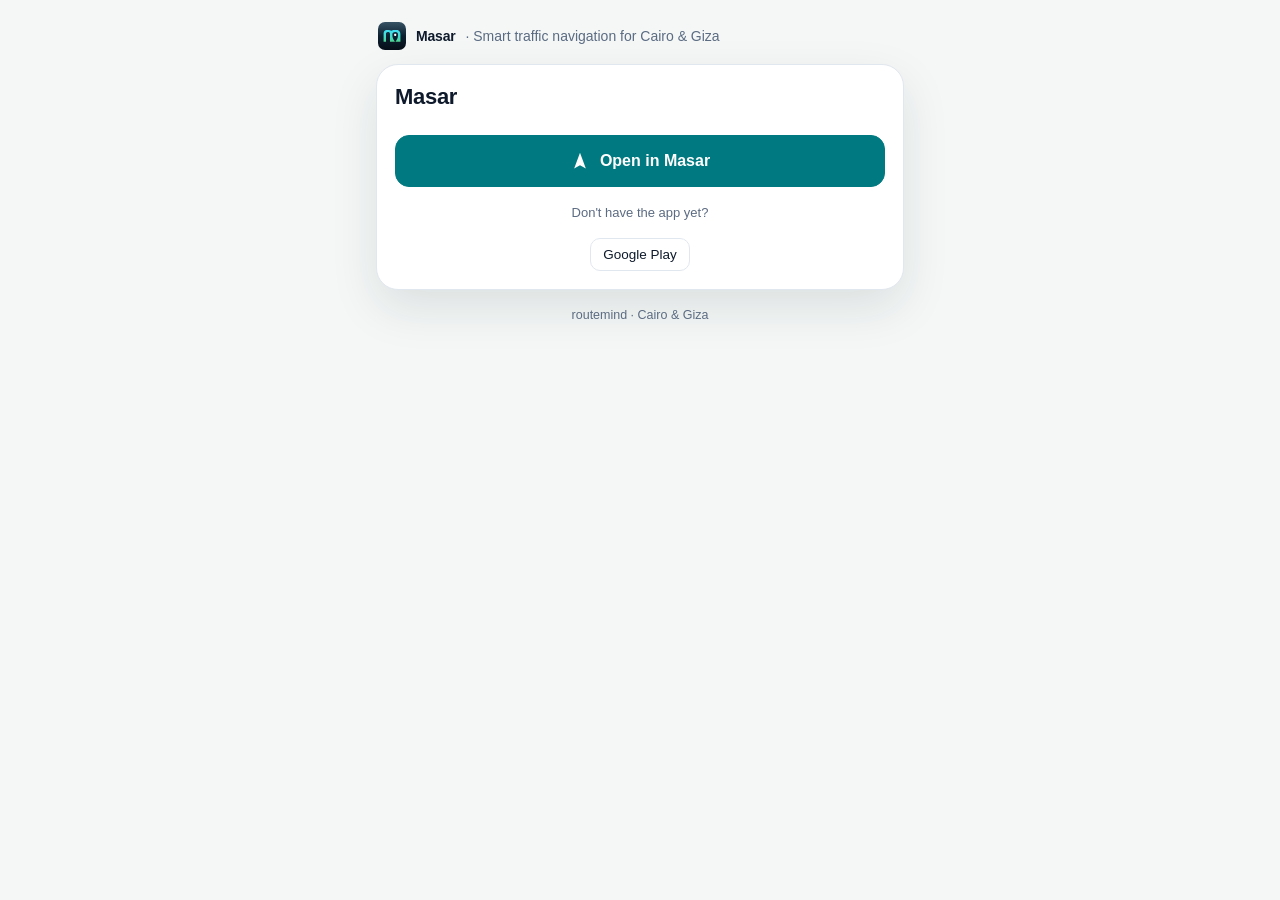
<file: index.html>
<!doctype html>
<html lang="en" dir="ltr">
<head>
<meta charset="utf-8">
<meta name="viewport" content="width=device-width, initial-scale=1, viewport-fit=cover">
<meta http-equiv="Content-Security-Policy" content="default-src 'self'; script-src 'self'; style-src 'self'; img-src 'self' data: https:; connect-src 'self' https:; object-src 'none'; base-uri 'none'; form-action 'none'">
<meta name="referrer" content="no-referrer">
<meta name="color-scheme" content="dark light">
<title>Masar</title>
<meta name="description" content="Smart traffic navigation for Cairo &amp; Giza">
<meta property="og:type" content="website">
<meta property="og:site_name" content="Masar">
<meta property="og:title" content="Masar">
<meta property="og:description" content="Smart traffic navigation for Cairo &amp; Giza · ملاحة ذكية بالمرور للقاهرة والجيزة">
<meta name="twitter:card" content="summary">
<meta property="al:android:package" content="com.routemind.app">
<meta property="al:android:app_name" content="Masar">
<meta property="al:web:should_fallback" content="true">
<link rel="icon" href="assets/masar-icon.svg" type="image/svg+xml">
<link rel="stylesheet" href="/assets/app.css">
<script src="/config.js"></script>
<script type="module" src="/assets/app.js"></script>
</head>
<body>
<!-- One shell for every page (/, /go, /open, and — through GitHub Pages' 404 — /p/<id>, /r/<id>, /l/<id>):
     assets/app.js reads the path and draws the page from the API named in /config.js. -->
<div class="wrap" id="app">
  <div class="brand"><span class="logo" aria-hidden="true"></span><b>Masar</b><span class="tag">· Smart traffic navigation for Cairo &amp; Giza</span></div>
  <div class="card loading"><div class="body"><h1>Masar</h1><p class="sub">…</p></div></div>
  <noscript>
    <div class="card"><div class="actions">
      <p class="note">Masar needs JavaScript to show this link. · مسار محتاج JavaScript عشان يعرض اللينك ده.</p>
      <div class="store"><a href="https://play.google.com/store/apps/details?id=com.routemind.app" rel="noopener">Google Play</a></div>
    </div></div>
  </noscript>
</div>
</body>
</html>
</file>
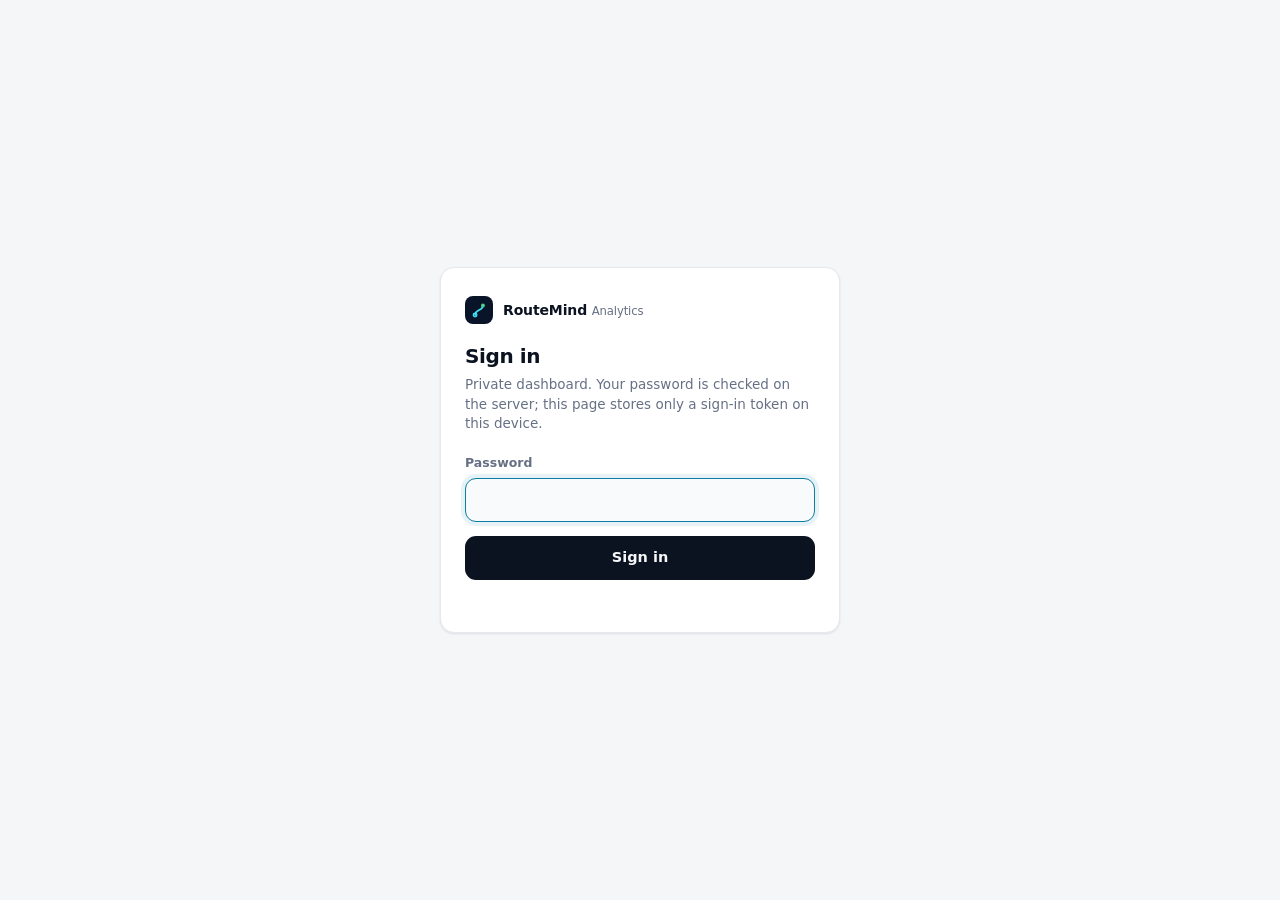
<file: admin/index.html>
<!doctype html>
<html lang="en">
<head>
<meta charset="utf-8">
<meta name="viewport" content="width=device-width, initial-scale=1, viewport-fit=cover">
<meta name="robots" content="noindex, nofollow">
<meta name="referrer" content="no-referrer">
<meta name="color-scheme" content="light dark">
<meta http-equiv="Content-Security-Policy" content="default-src 'none'; script-src 'self' 'unsafe-inline'; style-src 'self' 'unsafe-inline' https://fonts.googleapis.com; font-src https://fonts.gstatic.com; img-src 'self' data:; connect-src https://mldsninoxerbmecojztr.supabase.co http://127.0.0.1:* http://localhost:*; base-uri 'none'; form-action 'none'">
<title>RouteMind Analytics</title>
<link rel="icon" href="data:image/svg+xml,%3Csvg xmlns='http://www.w3.org/2000/svg' viewBox='0 0 32 32'%3E%3Crect width='32' height='32' rx='8' fill='%230A1428'/%3E%3Cpath d='M9 24 C9 14 23 18 23 8' stroke='%233FE0F5' stroke-width='3' fill='none' stroke-linecap='round'/%3E%3Ccircle cx='23' cy='8' r='3' fill='%234ED38E'/%3E%3C/svg%3E">
<link rel="preconnect" href="https://fonts.googleapis.com">
<link rel="preconnect" href="https://fonts.gstatic.com" crossorigin>
<link href="https://fonts.googleapis.com/css2?family=Inter:wght@400;500;600;700&display=swap" rel="stylesheet">
<style>
:root {
  --bg: #F5F6F8; --surface: #FFFFFF; --surface-2: #F9FAFB; --ink: #0B1220; --ink-2: #344054; --muted: #667085;
  --faint: #98A2B3; --line: #E7E9EE; --line-2: #EEF0F3; --accent: #0B7FA3; --accent-2: #1E9E62;
  --accent-soft: rgba(11,127,163,.10); --up: #12805C; --up-bg: rgba(18,128,92,.10); --down: #C4352B; --down-bg: rgba(196,53,43,.09);
  --grad-a: #0B7FA3; --grad-b: #1E9E62; --shadow: 0 1px 2px rgba(16,24,40,.04), 0 1px 3px rgba(16,24,40,.06);
  --shadow-lg: 0 12px 32px -8px rgba(16,24,40,.18); --heat: 11,127,163; --radius: 14px;
}
@media (prefers-color-scheme: dark) {
  :root:not([data-theme="light"]) {
    --bg: #070B12; --surface: #0E1520; --surface-2: #111A26; --ink: #EAF0F7; --ink-2: #C4CDD9; --muted: #8B96A8;
    --faint: #5E6A7D; --line: #1B2533; --line-2: #162030; --accent: #3FE0F5; --accent-2: #4ED38E;
    --accent-soft: rgba(63,224,245,.12); --up: #4ED38E; --up-bg: rgba(78,211,142,.12); --down: #FF8A80; --down-bg: rgba(255,138,128,.11);
    --grad-a: #3FE0F5; --grad-b: #4ED38E; --shadow: 0 1px 0 rgba(255,255,255,.02) inset; --shadow-lg: 0 16px 40px -10px rgba(0,0,0,.6); --heat: 63,224,245;
  }
}
:root[data-theme="dark"] {
  --bg: #070B12; --surface: #0E1520; --surface-2: #111A26; --ink: #EAF0F7; --ink-2: #C4CDD9; --muted: #8B96A8;
  --faint: #5E6A7D; --line: #1B2533; --line-2: #162030; --accent: #3FE0F5; --accent-2: #4ED38E;
  --accent-soft: rgba(63,224,245,.12); --up: #4ED38E; --up-bg: rgba(78,211,142,.12); --down: #FF8A80; --down-bg: rgba(255,138,128,.11);
  --grad-a: #3FE0F5; --grad-b: #4ED38E; --shadow: 0 1px 0 rgba(255,255,255,.02) inset; --shadow-lg: 0 16px 40px -10px rgba(0,0,0,.6); --heat: 63,224,245;
}
* { box-sizing: border-box; }
html, body { margin: 0; background: var(--bg); color: var(--ink); }
body { font: 14px/1.45 Inter, ui-sans-serif, system-ui, -apple-system, "Segoe UI", Roboto, sans-serif; -webkit-font-smoothing: antialiased;
       font-feature-settings: "cv11", "ss01"; min-height: 100vh; }
.num, .tnum { font-variant-numeric: tabular-nums; }
button, input, select { font: inherit; color: inherit; }
button { cursor: pointer; }
:focus-visible { outline: 2px solid var(--accent); outline-offset: 2px; border-radius: 8px; }
.wrap { max-width: 1240px; margin: 0 auto; padding: 0 16px 48px; }
@media (min-width: 720px) { .wrap { padding: 0 28px 64px; } }

/* ── top bar */
.top { position: sticky; top: 0; z-index: 20; background: color-mix(in srgb, var(--bg) 82%, transparent);
       backdrop-filter: saturate(1.4) blur(14px); -webkit-backdrop-filter: saturate(1.4) blur(14px); border-bottom: 1px solid transparent; transition: border-color .2s; }
.top.scrolled { border-bottom-color: var(--line); }
.top .wrap { display: flex; align-items: center; gap: 12px; padding-top: 14px; padding-bottom: 14px; }
.brand { display: flex; align-items: center; gap: 10px; font-weight: 650; letter-spacing: -.01em; white-space: nowrap; }
.mark { width: 28px; height: 28px; border-radius: 8px; background: #0A1428; display: grid; place-items: center; flex: none; }
.brand small { color: var(--muted); font-weight: 500; }
.live { display: inline-flex; align-items: center; gap: 8px; padding: 5px 10px 5px 9px; border-radius: 999px; background: var(--surface);
        border: 1px solid var(--line); box-shadow: var(--shadow); font-size: 12.5px; color: var(--ink-2); white-space: nowrap; }
.live b { color: var(--ink); font-weight: 650; }
.dot { width: 8px; height: 8px; border-radius: 50%; background: var(--up); position: relative; flex: none; }
.dot::after { content: ""; position: absolute; inset: -4px; border-radius: 50%; border: 2px solid var(--up); opacity: 0; animation: pulse 2.4s ease-out infinite; }
.dot.idle { background: var(--faint); } .dot.idle::after { display: none; }
@keyframes pulse { 0% { transform: scale(.6); opacity: .55; } 100% { transform: scale(1.7); opacity: 0; } }
.spacer { flex: 1; }
.iconbtn { width: 36px; height: 36px; border-radius: 10px; border: 1px solid var(--line); background: var(--surface); display: grid; place-items: center; color: var(--ink-2); box-shadow: var(--shadow); }
.iconbtn:hover { color: var(--ink); }

/* ── controls */
.controls { display: flex; flex-wrap: wrap; gap: 10px; align-items: center; margin: 22px 0 6px; }
.seg { display: inline-flex; padding: 3px; border-radius: 11px; background: var(--surface); border: 1px solid var(--line); box-shadow: var(--shadow); max-width: 100%; overflow-x: auto; scrollbar-width: none; }
.seg button { border: 0; background: transparent; padding: 6px 12px; border-radius: 8px; color: var(--muted); font-weight: 550; font-size: 13px; white-space: nowrap; transition: background .15s, color .15s; }
.seg button[aria-pressed="true"] { background: var(--ink); color: var(--bg); }
.chipsel { display: inline-flex; align-items: center; gap: 6px; padding: 0 10px; height: 36px; border-radius: 11px; background: var(--surface); border: 1px solid var(--line); box-shadow: var(--shadow); color: var(--ink-2); font-size: 13px; }
.chipsel select, .chipsel input { border: 0; background: transparent; outline: none; font-size: 13px; font-weight: 550; color: var(--ink); max-width: 140px; }
.chipsel input[type="date"] { max-width: 132px; }
.toggle { display: inline-flex; align-items: center; gap: 8px; height: 36px; padding: 0 12px; border-radius: 11px; background: var(--surface); border: 1px solid var(--line); box-shadow: var(--shadow); font-size: 13px; color: var(--ink-2); }
.switch { width: 30px; height: 18px; border-radius: 999px; background: var(--line); position: relative; transition: background .2s; flex: none; }
.switch::after { content: ""; position: absolute; top: 2px; left: 2px; width: 14px; height: 14px; border-radius: 50%; background: #fff; box-shadow: 0 1px 2px rgba(0,0,0,.25); transition: transform .2s; }
.toggle[aria-pressed="true"] .switch { background: var(--accent); } .toggle[aria-pressed="true"] .switch::after { transform: translateX(12px); }
.context { color: var(--muted); font-size: 12.5px; margin: 4px 0 18px; display: flex; flex-wrap: wrap; gap: 6px 14px; }
.context b { color: var(--ink-2); font-weight: 600; }

/* ── cards */
.grid { display: grid; gap: 14px; }
.kpis { grid-template-columns: repeat(2, minmax(0, 1fr)); }
@media (min-width: 760px) { .kpis { grid-template-columns: repeat(3, minmax(0, 1fr)); } }
@media (min-width: 1100px) { .kpis { grid-template-columns: repeat(6, minmax(0, 1fr)); } }
.card { background: var(--surface); border: 1px solid var(--line); border-radius: var(--radius); box-shadow: var(--shadow); min-width: 0; }
.kpi { padding: 14px 14px 10px; display: flex; flex-direction: column; gap: 2px; position: relative; overflow: hidden; }
.kpi .label { display: flex; align-items: center; gap: 6px; color: var(--muted); font-size: 12.5px; font-weight: 550; }
.kpi .value { font-size: 28px; font-weight: 650; letter-spacing: -.025em; line-height: 1.15; margin-top: 4px; }
.kpi .value small { font-size: 15px; color: var(--muted); font-weight: 600; margin-left: 1px; }
.kpi .meta { display: flex; align-items: center; gap: 6px; min-height: 22px; font-size: 12px; color: var(--muted); }
.kpi svg.spark { width: 100%; height: 34px; margin-top: 6px; display: block; }
.delta { display: inline-flex; align-items: center; gap: 2px; padding: 1px 7px 1px 5px; border-radius: 999px; font-size: 11.5px; font-weight: 650; white-space: nowrap; flex: none; font-variant-numeric: tabular-nums; }
.delta svg { flex: none; }
.kpi .meta span:last-child { overflow: hidden; text-overflow: ellipsis; white-space: nowrap; min-width: 0; }
.delta.up { color: var(--up); background: var(--up-bg); } .delta.down { color: var(--down); background: var(--down-bg); }
.delta.flat { color: var(--muted); background: var(--surface-2); border: 1px solid var(--line-2); }
.info { width: 16px; height: 16px; border-radius: 50%; border: 1px solid var(--line); color: var(--faint); display: inline-grid; place-items: center; font-size: 10px; font-weight: 700; background: transparent; padding: 0; line-height: 1; flex: none; }
.info:hover, .info[aria-expanded="true"] { color: var(--accent); border-color: var(--accent); }
.pop { position: fixed; z-index: 60; max-width: 300px; padding: 10px 12px; border-radius: 12px; background: var(--ink); color: var(--bg); font-size: 12.5px; line-height: 1.45; box-shadow: var(--shadow-lg); pointer-events: none; opacity: 0; transform: translateY(4px); transition: opacity .12s, transform .12s; }
.pop.show { opacity: 1; transform: none; }

.row2 { grid-template-columns: minmax(0, 1fr); margin-top: 14px; }
@media (min-width: 1000px) { .row2 { grid-template-columns: minmax(0, 2fr) minmax(0, 1fr); } }
.row2b { grid-template-columns: minmax(0, 1fr); margin-top: 14px; }
@media (min-width: 1000px) { .row2b { grid-template-columns: minmax(0, 1fr) minmax(0, 1fr); } }
.panel { padding: 16px 16px 14px; }
@media (min-width: 720px) { .panel { padding: 18px 20px 16px; } }
.ph { display: flex; align-items: center; gap: 8px; margin-bottom: 12px; flex-wrap: wrap; }
.ph h2 { font-size: 14.5px; font-weight: 650; margin: 0; letter-spacing: -.01em; }
.ph .sub { color: var(--muted); font-size: 12.5px; }
.legend { display: flex; gap: 6px; flex-wrap: wrap; }
.legend button { display: inline-flex; align-items: center; gap: 6px; border: 1px solid var(--line); background: var(--surface); padding: 3px 9px; border-radius: 999px; font-size: 12px; color: var(--muted); }
.legend button[aria-pressed="true"] { color: var(--ink); border-color: color-mix(in srgb, var(--accent) 35%, var(--line)); }
.legend i { width: 9px; height: 9px; border-radius: 3px; display: inline-block; }
.chart { position: relative; }
.chart svg { display: block; width: 100%; overflow: visible; }
.axis { fill: var(--faint); font-size: 11px; }
.gridline { stroke: var(--line-2); }
.tip { position: absolute; z-index: 5; pointer-events: none; background: var(--surface); border: 1px solid var(--line); border-radius: 12px; box-shadow: var(--shadow-lg); padding: 9px 11px; font-size: 12.5px; min-width: 150px; opacity: 0; transition: opacity .1s; }
.tip.show { opacity: 1; }
.tip .d { color: var(--muted); font-size: 11.5px; margin-bottom: 4px; font-weight: 550; }
.tip .r { display: flex; justify-content: space-between; gap: 16px; align-items: center; }
.tip .r span { display: inline-flex; align-items: center; gap: 6px; color: var(--ink-2); }
.tip .r b { font-weight: 650; }

/* moments */
.moments { display: grid; gap: 10px; grid-template-columns: minmax(0, 1fr); }
.moment { display: flex; gap: 12px; align-items: center; padding: 12px; border-radius: 12px; background: var(--surface-2); border: 1px solid var(--line-2); }
.moment .ic { width: 34px; height: 34px; border-radius: 10px; display: grid; place-items: center; background: var(--accent-soft); color: var(--accent); flex: none; }
.moment .t { font-size: 12.5px; color: var(--muted); }
.moment .v { font-weight: 650; font-size: 15px; letter-spacing: -.01em; }
.next { margin-top: 2px; }
.bar { height: 6px; border-radius: 999px; background: var(--line-2); overflow: hidden; margin-top: 8px; }
.bar > i { display: block; height: 100%; border-radius: inherit; background: linear-gradient(90deg, var(--grad-a), var(--grad-b)); width: 0; transition: width 1s cubic-bezier(.2,.8,.2,1); }

/* funnel */
.funnel { display: grid; gap: 12px; }
.fstep .fl { display: flex; justify-content: space-between; align-items: baseline; gap: 10px; font-size: 13px; }
.fstep .fl b { font-weight: 650; font-size: 14px; }
.fstep .fl .c { color: var(--muted); font-size: 12px; }
.ftrack { height: 30px; border-radius: 9px; background: var(--surface-2); border: 1px solid var(--line-2); margin-top: 6px; overflow: hidden; position: relative; }
.ftrack > i { position: absolute; inset: 0 auto 0 0; border-radius: 8px; background: linear-gradient(90deg, color-mix(in srgb, var(--grad-a) 85%, transparent), color-mix(in srgb, var(--grad-b) 85%, transparent)); width: 0; transition: width .9s cubic-bezier(.2,.8,.2,1); }
.ftrack > span { position: absolute; left: 10px; top: 50%; transform: translateY(-50%); font-size: 12px; font-weight: 600; color: var(--ink); mix-blend-mode: normal; }
.conv { display: inline-flex; gap: 4px; align-items: center; font-size: 11.5px; color: var(--muted); margin: 2px 0 0 2px; }

/* features */
.features { grid-template-columns: repeat(2, minmax(0, 1fr)); gap: 10px; }
@media (min-width: 640px) { .features { grid-template-columns: repeat(3, minmax(0, 1fr)); } }
@media (min-width: 1000px) { .features { grid-template-columns: repeat(4, minmax(0, 1fr)); } }
.feat { text-align: left; border: 1px solid var(--line); background: var(--surface); border-radius: 12px; padding: 12px; display: flex; flex-direction: column; gap: 6px; transition: border-color .15s, transform .15s, box-shadow .15s; min-width: 0; }
.feat:hover { border-color: color-mix(in srgb, var(--accent) 40%, var(--line)); box-shadow: var(--shadow-lg); transform: translateY(-1px); }
.feat .h { display: flex; align-items: center; gap: 8px; color: var(--ink-2); font-weight: 600; font-size: 13px; min-width: 0; }
.feat .h span { overflow: hidden; text-overflow: ellipsis; white-space: nowrap; }
.feat .h svg { color: var(--accent); flex: none; }
.feat .n { display: flex; align-items: baseline; gap: 8px; flex-wrap: wrap; }
.feat .n b { font-size: 20px; font-weight: 650; letter-spacing: -.02em; }
.feat .n em { font-style: normal; color: var(--muted); font-size: 12px; }
.feat.zero { opacity: .62; }
.groups { display: flex; gap: 6px; flex-wrap: wrap; }

/* platforms / versions */
.split { display: flex; height: 12px; border-radius: 999px; overflow: hidden; background: var(--line-2); gap: 2px; }
.split i { display: block; height: 100%; }
.kv { display: grid; grid-template-columns: 1fr auto; gap: 8px 12px; margin-top: 14px; font-size: 13px; align-items: center; }
.kv .k { display: flex; align-items: center; gap: 8px; color: var(--ink-2); min-width: 0; }
.kv .k i { width: 9px; height: 9px; border-radius: 3px; flex: none; }
.vbar { height: 6px; border-radius: 999px; background: var(--accent); opacity: .85; margin-top: 4px; }

/* retention */
.heat { display: grid; gap: 3px; font-size: 11.5px; overflow-x: auto; }
.heat .hr { display: grid; grid-template-columns: 92px 44px repeat(8, minmax(34px, 1fr)); gap: 3px; align-items: center; min-width: 470px; }
.heat .hc { height: 30px; border-radius: 6px; display: grid; place-items: center; font-weight: 600; color: var(--ink); }
.heat .hh { color: var(--muted); font-weight: 550; text-align: center; }
.heat .lab { color: var(--ink-2); font-weight: 550; }
.ret3 { display: grid; grid-template-columns: repeat(3, minmax(0, 1fr)); gap: 10px; margin-bottom: 14px; }
.mini { padding: 10px 12px; border-radius: 12px; background: var(--surface-2); border: 1px solid var(--line-2); }
.mini .t { color: var(--muted); font-size: 12px; } .mini .v { font-size: 18px; font-weight: 650; letter-spacing: -.02em; }

/* stability */
.ring { display: flex; align-items: center; gap: 14px; }
.ring svg { flex: none; }

/* drawer */
.scrim { position: fixed; inset: 0; background: rgba(7,11,18,.38); opacity: 0; pointer-events: none; transition: opacity .2s; z-index: 40; }
.scrim.show { opacity: 1; pointer-events: auto; }
.drawer { position: fixed; z-index: 50; background: var(--bg); box-shadow: var(--shadow-lg); transition: transform .28s cubic-bezier(.2,.8,.2,1); overflow-y: auto;
          right: 0; top: 0; bottom: 0; width: min(560px, 100vw); transform: translateX(104%); border-left: 1px solid var(--line); }
.drawer.show { transform: none; }
@media (max-width: 640px) { .drawer { top: auto; left: 0; width: 100vw; max-height: 88vh; border-radius: 18px 18px 0 0; transform: translateY(104%); border-left: 0; border-top: 1px solid var(--line); } }
.drawer .dh { position: sticky; top: 0; background: var(--bg); padding: 16px 18px 10px; display: flex; align-items: center; gap: 10px; z-index: 2; }
.drawer .db { padding: 0 18px 28px; display: grid; gap: 14px; }

/* login + states */
.center { min-height: 100vh; display: grid; place-items: center; padding: 24px 16px; }
.login { width: min(400px, 100%); padding: 28px 24px 24px; }
.login h1 { font-size: 20px; letter-spacing: -.02em; margin: 18px 0 4px; }
.login p { color: var(--muted); margin: 0 0 20px; font-size: 13.5px; }
.field { display: flex; flex-direction: column; gap: 6px; margin-bottom: 14px; }
.field input { height: 44px; border-radius: 11px; border: 1px solid var(--line); background: var(--surface-2); padding: 0 14px; font-size: 15px; outline: none; transition: border-color .15s, box-shadow .15s; }
.field input:focus { border-color: var(--accent); box-shadow: 0 0 0 4px var(--accent-soft); }
.primary { height: 44px; width: 100%; border: 0; border-radius: 11px; background: var(--ink); color: var(--bg); font-weight: 650; font-size: 14.5px; transition: opacity .15s; }
.primary:disabled { opacity: .6; }
.err { color: var(--down); font-size: 13px; min-height: 18px; margin-top: 10px; }
.empty { padding: 26px 10px; text-align: center; color: var(--muted); font-size: 13px; }
.empty b { display: block; color: var(--ink-2); font-size: 14px; margin-bottom: 2px; }
.skel { border-radius: 8px; background: linear-gradient(90deg, var(--line-2), var(--surface-2), var(--line-2)); background-size: 200% 100%; animation: sh 1.4s ease-in-out infinite; }
@keyframes sh { from { background-position: 100% 0; } to { background-position: -100% 0; } }
.banner { margin: 14px 0 0; padding: 10px 14px; border-radius: 12px; border: 1px solid var(--line); background: var(--surface); font-size: 13px; color: var(--ink-2); display: none; }
.banner.show { display: block; }
.foot { color: var(--faint); font-size: 12px; margin-top: 28px; display: flex; flex-wrap: wrap; gap: 6px 14px; }
.fade { animation: fade .45s ease both; }
@keyframes fade { from { opacity: 0; transform: translateY(6px); } to { opacity: 1; transform: none; } }
@media (prefers-reduced-motion: reduce) { *, *::before, *::after { animation: none !important; transition: none !important; } }
.hide { display: none !important; }
html, body { overflow-x: hidden; }
@media (max-width: 560px) {
  .brand small, .live .info { display: none; }
  .top .wrap { gap: 8px; }
  .live { padding: 5px 9px; }
  .kpi .meta { flex-wrap: wrap; row-gap: 2px; }
  .kpi .meta span:last-child { white-space: normal; overflow: visible; }
  .kpi .value { font-size: 25px; }
  .controls .seg { width: 100%; }
  .controls .seg button { flex: 1; padding: 6px 8px; }
}
.linkbtn { border: 0; background: none; color: var(--muted); font-size: 12px; padding: 0; text-decoration: underline; text-underline-offset: 2px; }
</style>
</head>
<body>
<div id="pop" class="pop" role="tooltip"></div>
<div id="app"></div>
<script>
"use strict";
/* RouteMind Analytics — the owner's private dashboard (docs/analytics-dashboard.md).
   Data: Supabase RPCs admin_login / admin_dashboard / admin_feature (docs/app-events-migration.sql). The page holds no
   secret: the key below is the app's publishable key; every number needs a token from the owner's password. */
const CONFIG = {
  api: "https://mldsninoxerbmecojztr.supabase.co",
  key: "sb_publishable_ww-UKbFQBspk6JwfjR94pw_KAOosM1W",
};
// A local proof server may stand in for Supabase — only when this page itself is served from this computer.
(() => {
  const q = new URLSearchParams(location.search).get("api");
  const local = /^(localhost|127\.0\.0\.1)$/.test(location.hostname);
  if (q && local && /^http:\/\/(127\.0\.0\.1|localhost):\d+$/.test(q)) CONFIG.api = q;
})();

const TOKEN_KEY = "rm_admin_token", PREF_KEY = "rm_admin_prefs";
const store = {
  get(k) { try { return localStorage.getItem(k); } catch { return null; } },
  set(k, v) { try { localStorage.setItem(k, v); } catch {} },
  del(k) { try { localStorage.removeItem(k); } catch {} },
};
const reduced = matchMedia("(prefers-reduced-motion: reduce)").matches;

// ── what every number counts (the notes) ────────────────────────────────────────────────────────────────────────
const NOTE = {
  active: "Phones that used the app in the range — one install of the app counts once, however often it was opened. Any event counts (an app open, a car connecting, a trip).",
  new_users: "Phones heard from for the first time in the range: a fresh install, or a phone updating from a build that sent no analytics.",
  installs: "Fresh installs: the app's very first run on a phone with no earlier RouteMind data. An update is not an install.",
  trips: "Guided navigations started, on any surface — the phone, Android Auto or CarPlay. Free drives without a route are not trips.",
  arrival_rate: "Trips that ended with an arrival, divided by trips started in the same range.",
  crash_free: "Active users who had no app crash in the range. A crash is reported by the app the next time it starts.",
  crash_sessions: "Sessions that did not end in a crash. A session is one app open (a cold start, or a return after 30 minutes away) or a start by the car alone.",
  sessions: "App opens: a cold start, a return after 30 minutes away, or a start by Android Auto / CarPlay alone.",
  active_now: "Phones that sent an event in the last 30 minutes, plus phones on a trip that started in the last 4 hours and has not ended.",
  dau: "Daily active users: distinct phones on that Cairo day.",
  wau: "Weekly active users: distinct phones in the 7 Cairo days ending that day.",
  mau: "Monthly active users: distinct phones in the 30 Cairo days ending that day.",
  funnel: "Each step counts its own events (and the distinct phones behind them) in the range. A step is not required to follow the one before — a trip can start from a saved place without a search.",
  retention: "Phones first seen in a week (Cairo time, weeks start Monday), and the share of them seen again in each following week.",
  returning: "Of the phones first seen in the 90 days up to the end of the range: the share seen again on the next day / within 7 days / within 30 days. A phone counts only once its whole window has passed.",
  platforms: "Active users in the range, by the phone's platform.",
  versions: "Active users in the range, by the app version their events came from. A phone that updated counts under both versions.",
  test: "Real traffic is store builds that are not marked internal. Your own tester / ad-hoc builds, debug builds, phones marked as test devices in Developer settings, and Demo Mode are excluded unless this is on.",
  records: "Best day = the Cairo day with the most active users. Milestones = the day the total number of phones ever seen passed each mark.",
};

// ── features ────────────────────────────────────────────────────────────────────────────────────────────────────
const IC = {
  route: '<path d="M6 19a2 2 0 1 0 0-4 2 2 0 0 0 0 4Z"/><path d="M18 9a2 2 0 1 0 0-4 2 2 0 0 0 0 4Z"/><path d="M8 17h6.5a3.5 3.5 0 0 0 0-7h-5a3.5 3.5 0 0 1 0-7H16"/>',
  flag: '<path d="M5 21V4"/><path d="M5 4h11l-2 4 2 4H5"/>',
  search: '<circle cx="11" cy="11" r="6"/><path d="m20 20-4.2-4.2"/>',
  pin: '<path d="M12 21s-6-5.6-6-11a6 6 0 0 1 12 0c0 5.4-6 11-6 11Z"/><circle cx="12" cy="10" r="2"/>',
  calendar: '<rect x="4" y="5" width="16" height="15" rx="2"/><path d="M4 10h16M9 3v4M15 3v4"/>',
  clock: '<circle cx="12" cy="12" r="8"/><path d="M12 8v4l3 2"/>',
  bell: '<path d="M6 16V11a6 6 0 0 1 12 0v5l1.5 2h-15Z"/><path d="M10 20a2 2 0 0 0 4 0"/>',
  park: '<rect x="4" y="4" width="16" height="16" rx="3"/><path d="M10 16V8h3a2.5 2.5 0 0 1 0 5h-3"/>',
  car: '<path d="M5 16l1.5-5a2 2 0 0 1 2-1.4h7a2 2 0 0 1 2 1.4L19 16"/><rect x="4" y="16" width="16" height="3" rx="1"/><circle cx="8" cy="19" r="1"/><circle cx="16" cy="19" r="1"/>',
  camera: '<rect x="3" y="8" width="13" height="9" rx="2"/><path d="m16 11 5-3v9l-5-3"/>',
  bridge: '<path d="M3 17h18"/><path d="M5 17v-5a7 7 0 0 1 14 0v5"/><path d="M9 17v-6M15 17v-6M12 17v-7"/>',
  cube: '<path d="m12 3 8 4.5v9L12 21l-8-4.5v-9Z"/><path d="m4 7.5 8 4.5 8-4.5M12 12v9"/>',
  download: '<path d="M12 4v11"/><path d="m7 10 5 5 5-5"/><path d="M5 20h14"/>',
  compass: '<circle cx="12" cy="12" r="8"/><path d="m15.5 8.5-2 5-5 2 2-5Z"/>',
  orbit: '<circle cx="12" cy="12" r="3"/><ellipse cx="12" cy="12" rx="9" ry="4" transform="rotate(-25 12 12)"/>',
  spark: '<path d="M12 3c.6 3.8 2.2 5.4 6 6-3.8.6-5.4 2.2-6 6-.6-3.8-2.2-5.4-6-6 3.8-.6 5.4-2.2 6-6Z"/><path d="M18.5 15c.3 1.6 1 2.2 2.5 2.5-1.5.3-2.2 1-2.5 2.5-.3-1.5-1-2.2-2.5-2.5 1.5-.3 2.2-.9 2.5-2.5Z"/>',
  screen: '<rect x="3" y="5" width="18" height="12" rx="2"/><path d="M8 21h8M12 17v4"/>',
  phone: '<rect x="7" y="3" width="10" height="18" rx="2.5"/><path d="M11 18h2"/>',
  reroute: '<path d="M4 12a8 8 0 0 1 14-5.3"/><path d="M18 3v4h-4"/><path d="M20 12a8 8 0 0 1-14 5.3"/><path d="M6 21v-4h4"/>',
  alert: '<path d="M12 4 3 20h18Z"/><path d="M12 10v4M12 17v.5"/>',
  share: '<circle cx="6" cy="12" r="2"/><circle cx="18" cy="6" r="2"/><circle cx="18" cy="18" r="2"/><path d="m8 11 8-4M8 13l8 4"/>',
  gear: '<circle cx="12" cy="12" r="3"/><path d="M12 3v2M12 19v2M3 12h2M19 12h2M5.6 5.6 7 7M17 17l1.4 1.4M5.6 18.4 7 17M17 7l1.4-1.4"/>',
  heart: '<path d="M12 20s-7-4.4-7-10a4 4 0 0 1 7-2.6A4 4 0 0 1 19 10c0 5.6-7 10-7 10Z"/>',
  trophy: '<path d="M8 4h8v5a4 4 0 0 1-8 0Z"/><path d="M8 6H5a3 3 0 0 0 3 4M16 6h3a3 3 0 0 1-3 4"/><path d="M12 13v4M9 20h6"/>',
  users: '<circle cx="9" cy="9" r="3"/><path d="M3.5 19a5.5 5.5 0 0 1 11 0"/><circle cx="17" cy="8" r="2.4"/><path d="M15.5 13.6A4.5 4.5 0 0 1 21 18"/>',
  shield: '<path d="M12 3 5 6v5c0 4.4 3 8.2 7 10 4-1.8 7-5.6 7-10V6Z"/><path d="m9 12 2 2 4-4"/>',
};
const icon = (name, size = 16) => `<svg width="${size}" height="${size}" viewBox="0 0 24 24" fill="none" stroke="currentColor" stroke-width="1.8" stroke-linecap="round" stroke-linejoin="round" aria-hidden="true">${IC[name] || ""}</svg>`;

const FEATURES = [
  // group: drive
  { key: "trips", label: "Trips started", group: "Drive", icon: "route", note: "Guided navigations started on the phone, Android Auto or CarPlay." },
  { key: "arrivals", label: "Arrivals", group: "Drive", icon: "flag", note: "Trips that ended with an arrival." },
  { key: "reroutes", label: "Reroutes", group: "Drive", icon: "reroute", note: "Reroute episodes the app admitted during trips (one per episode, never a retry)." },
  { key: "view_3d", label: "3D navigation", group: "Drive", icon: "cube", note: "Trips started with the 3D view chosen (the driver's 2D / 3D choice on the phone at the start)." },
  { key: "speed_cameras", label: "Speed cameras", group: "Drive", icon: "camera", note: "Speed-camera alerts shown or spoken on any surface (one camera, one alert)." },
  { key: "bridges", label: "Bridges announced", group: "Drive", icon: "bridge", note: "Take / don't-take bridge calls spoken on any surface." },
  { key: "free_drive", label: "Free drives", group: "Drive", icon: "car", note: "Drives without a route recorded by the car screens." },
  { key: "android_auto", label: "Android Auto", group: "Cars", icon: "screen", note: "Android Auto connections (once per connection)." },
  { key: "carplay", label: "CarPlay", group: "Cars", icon: "screen", note: "CarPlay connections (once per connection)." },
  { key: "search", label: "Search", group: "Find", icon: "search", note: "Searches that answered (the query the person stopped typing on). Never the text." },
  { key: "search_pick", label: "Search results picked", group: "Find", icon: "pin", note: "A search result was chosen." },
  { key: "directions", label: "Directions", group: "Find", icon: "route", note: "Route previews drawn (Home Directions or the Directions screen)." },
  { key: "saved_places", label: "Saved places", group: "Find", icon: "heart", note: "Home / Work / a saved or recent place used." },
  { key: "plan_drive", label: "Plan a Drive", group: "Plan", icon: "calendar", note: "The Plan a Drive screen opened." },
  { key: "plans_made", label: "Drives planned", group: "Plan", icon: "calendar", note: "Plan a Drive produced a plan, or a planned trip was saved." },
  { key: "best_time", label: "Best time to leave", group: "Plan", icon: "clock", note: "The Best-time screen opened." },
  { key: "alerts", label: "Alerts tab", group: "Plan", icon: "bell", note: "The Alerts tab opened." },
  { key: "park_here", label: "Park Here", group: "Parking", icon: "park", note: "A parking spot saved — by hand or detected automatically." },
  { key: "find_my_car", label: "Find My Car", group: "Parking", icon: "compass", note: "Find My Car opened." },
  { key: "offline_maps", label: "Offline maps", group: "More", icon: "download", note: "The offline maps screen opened, a download began, or a trip started offline." },
  { key: "atlas", label: "Atlas", group: "More", icon: "compass", note: "The Atlas game opened." },
  { key: "orbit", label: "Orbit", group: "More", icon: "orbit", note: "The Orbit screen opened." },
  { key: "sekka", label: "Sekka assistant", group: "More", icon: "spark", note: "Sekka opened." },
  { key: "report_incident", label: "Reports", group: "More", icon: "alert", note: "An incident or a speed camera reported." },
  { key: "share_link", label: "Share links", group: "More", icon: "share", note: "A location or trip link shared." },
  { key: "settings", label: "Settings", group: "More", icon: "gear", note: "The Settings screen opened." },
];
const FEATURE = Object.fromEntries(FEATURES.map((f) => [f.key, f]));
const FUNNELS = {
  main: ["search", "directions", "trips", "arrivals"],
  search: ["search", "search_pick", "directions", "trips"],
  search_pick: ["search", "search_pick", "directions", "trips"],
  directions: ["directions", "trips", "arrivals"],
  trips: ["trips", "arrivals"],
  arrivals: ["trips", "arrivals"],
  park_here: ["park_here", "find_my_car"],
  find_my_car: ["park_here", "find_my_car"],
  saved_places: ["saved_places", "directions", "trips", "arrivals"],
  plan_drive: ["plan_drive", "plans_made", "alerts"],
  plans_made: ["plan_drive", "plans_made", "alerts"],
  view_3d: ["trips", "view_3d"],
};
const STEP_LABEL = { search: "Searched", search_pick: "Picked a result", directions: "Got directions", trips: "Started a trip", arrivals: "Arrived",
                     park_here: "Saved a parking spot", find_my_car: "Opened Find My Car", saved_places: "Used a saved place",
                     plan_drive: "Opened Plan a Drive", plans_made: "Planned a drive", alerts: "Opened Alerts", view_3d: "Started in 3D" };

// ── state ───────────────────────────────────────────────────────────────────────────────────────────────────────
const prefs = (() => { try { return JSON.parse(store.get(PREF_KEY) || "{}"); } catch { return {}; } })();
const S = {
  token: store.get(TOKEN_KEY),
  range: prefs.range || "30d", from: null, to: null, customFrom: prefs.customFrom || "", customTo: prefs.customTo || "",
  platform: prefs.platform || "", version: prefs.version || "", test: !!prefs.test,
  series: prefs.series || { dau: true, wau: false, mau: false },
  data: null, loading: false, drawer: null, theme: prefs.theme || "system",
};
const savePrefs = () => store.set(PREF_KEY, JSON.stringify({ range: S.range, customFrom: S.customFrom, customTo: S.customTo,
  platform: S.platform, version: S.version, test: S.test, series: S.series, theme: S.theme }));
const applyTheme = () => { if (S.theme === "system") document.documentElement.removeAttribute("data-theme"); else document.documentElement.setAttribute("data-theme", S.theme); };
applyTheme();

// ── dates (Cairo) ───────────────────────────────────────────────────────────────────────────────────────────────
function cairoToday() {
  const p = new Intl.DateTimeFormat("en-CA", { timeZone: "Africa/Cairo", year: "numeric", month: "2-digit", day: "2-digit" }).formatToParts(new Date());
  const g = (t) => p.find((x) => x.type === t).value;
  return `${g("year")}-${g("month")}-${g("day")}`;
}
const addDays = (iso, n) => { const d = new Date(iso + "T12:00:00Z"); d.setUTCDate(d.getUTCDate() + n); return d.toISOString().slice(0, 10); };
const dayDiff = (a, b) => Math.round((Date.parse(b + "T12:00:00Z") - Date.parse(a + "T12:00:00Z")) / 86400e3);
const fmtDay = (iso, opt = { day: "numeric", month: "short" }) => new Date(iso + "T12:00:00Z").toLocaleDateString("en-GB", { ...opt, timeZone: "UTC" });
const fmtDayLong = (iso) => new Date(iso + "T12:00:00Z").toLocaleDateString("en-GB", { weekday: "short", day: "numeric", month: "short", year: "numeric", timeZone: "UTC" });
function resolveRange() {
  const today = (S.data && S.data.today) || cairoToday();
  const first = S.data && S.data.records && S.data.records.first_day;
  switch (S.range) {
    case "today": return [today, today];
    case "7d": return [addDays(today, -6), today];
    case "30d": return [addDays(today, -29), today];
    case "90d": return [addDays(today, -89), today];
    case "all": return [first && first < today ? (dayDiff(first, today) > 800 ? addDays(today, -800) : first) : addDays(today, -29), today];
    case "custom": {
      const a = S.customFrom || addDays(today, -29), b = S.customTo || today;
      return a <= b ? [a, b] : [b, a];
    }
  }
  return [addDays(today, -29), today];
}
const RANGE_LABEL = { today: "Today", "7d": "7 days", "30d": "30 days", "90d": "90 days", all: "All time", custom: "Custom" };

// ── numbers ─────────────────────────────────────────────────────────────────────────────────────────────────────
const nf = new Intl.NumberFormat("en-US");
const fmt = (n) => (n == null || Number.isNaN(n) ? "—" : nf.format(Math.round(n)));
const pct = (a, b) => (b > 0 ? (100 * a) / b : null);
const fmtPct = (p, d = 0) => (p == null ? "—" : (Math.round(p * 10 ** d) / 10 ** d).toFixed(d) + "%");
function delta(cur, prev) {
  if (cur == null || prev == null) return null;
  if (prev === 0) return cur === 0 ? null : { cls: "up", txt: "new" };
  const d = (100 * (cur - prev)) / prev;
  if (Math.abs(d) < 0.5) return { cls: "flat", txt: "0%" };
  return { cls: d > 0 ? "up" : "down", txt: (d > 0 ? "+" : "−") + (Math.abs(d) >= 10 ? Math.round(Math.abs(d)) : Math.abs(d).toFixed(1)) + "%" };
}
const ARROW = { up: '<svg width="11" height="11" viewBox="0 0 12 12" fill="none" stroke="currentColor" stroke-width="1.8" stroke-linecap="round" stroke-linejoin="round"><path d="M6 9.5v-7M3 5.5l3-3 3 3"/></svg>',
                down: '<svg width="11" height="11" viewBox="0 0 12 12" fill="none" stroke="currentColor" stroke-width="1.8" stroke-linecap="round" stroke-linejoin="round"><path d="M6 2.5v7M3 6.5l3 3 3-3"/></svg>' };
const deltaHtml = (dl) => (dl ? `<span class="delta ${dl.cls}">${dl.txt !== "new" && ARROW[dl.cls] ? ARROW[dl.cls] : ""}${dl.txt.replace(/^[+−]/, "")}</span>` : "");
const esc = (s) => String(s).replace(/[&<>"']/g, (c) => ({ "&": "&amp;", "<": "&lt;", ">": "&gt;", '"': "&quot;", "'": "&#39;" }[c]));

// ── API ─────────────────────────────────────────────────────────────────────────────────────────────────────────
async function rpc(fn, args) {
  const r = await fetch(`${CONFIG.api}/rest/v1/rpc/${fn}`, {
    method: "POST",
    headers: { "Content-Type": "application/json", apikey: CONFIG.key, Authorization: `Bearer ${CONFIG.key}` },
    body: JSON.stringify(args), cache: "no-store",
  });
  if (r.status === 404) throw Object.assign(new Error("missing"), { missing: true });
  if (!r.ok) throw new Error(`HTTP ${r.status}`);
  return r.json();
}

// ── popovers (notes) ────────────────────────────────────────────────────────────────────────────────────────────
const pop = document.getElementById("pop");
let popFor = null;
function showNote(btn) {
  const text = NOTE[btn.dataset.note] || btn.dataset.text || "";
  pop.textContent = text; pop.classList.add("show"); popFor = btn; btn.setAttribute("aria-expanded", "true");
  const r = btn.getBoundingClientRect(), w = Math.min(300, innerWidth - 24);
  pop.style.maxWidth = w + "px";
  const pw = pop.offsetWidth, ph = pop.offsetHeight;
  let x = Math.min(Math.max(12, r.left + r.width / 2 - pw / 2), innerWidth - pw - 12);
  let y = r.bottom + 8; if (y + ph > innerHeight - 12) y = r.top - ph - 8;
  pop.style.left = x + "px"; pop.style.top = y + "px";
}
function hideNote() { pop.classList.remove("show"); if (popFor) popFor.setAttribute("aria-expanded", "false"); popFor = null; }
const infoBtn = (key, text) => `<button class="info" type="button" aria-label="What this counts" aria-expanded="false" ${key ? `data-note="${key}"` : `data-text="${esc(text)}"`}>i</button>`;
document.addEventListener("click", (e) => {
  const b = e.target.closest(".info");
  if (b) { e.stopPropagation(); if (popFor === b) hideNote(); else showNote(b); return; }
  hideNote();
});
document.addEventListener("mouseover", (e) => { const b = e.target.closest(".info"); if (b && matchMedia("(hover: hover)").matches) showNote(b); });
document.addEventListener("mouseout", (e) => { const b = e.target.closest(".info"); if (b && matchMedia("(hover: hover)").matches) hideNote(); });
addEventListener("scroll", () => { hideNote(); const t = document.querySelector(".top"); if (t) t.classList.toggle("scrolled", scrollY > 4); }, { passive: true });

// ── count-up ────────────────────────────────────────────────────────────────────────────────────────────────────
function countUp(root) {
  root.querySelectorAll("[data-count]").forEach((el) => {
    const to = Number(el.dataset.count), dec = Number(el.dataset.dec || 0), suffix = el.dataset.suffix || "";
    const show = (v) => (el.firstChild ? (el.firstChild.nodeValue = (dec ? v.toFixed(dec) : nf.format(Math.round(v))) + suffix) : null);
    if (reduced || !Number.isFinite(to) || to === 0) { show(to || 0); return; }
    const t0 = performance.now(), dur = 900;
    const step = (t) => { const k = Math.min(1, (t - t0) / dur), e = 1 - Math.pow(1 - k, 3); show(to * e); if (k < 1) requestAnimationFrame(step); };
    requestAnimationFrame(step);
  });
}
const countSpan = (n, dec = 0, suffix = "") => `<span class="num" data-count="${n ?? 0}" data-dec="${dec}" data-suffix="${suffix}">${dec ? (n ?? 0).toFixed(dec) : fmt(n ?? 0)}${suffix}</span>`;

// ── charts ──────────────────────────────────────────────────────────────────────────────────────────────────────
let gid = 0;
function niceMax(v) { if (v <= 4) return 4; const p = Math.pow(10, Math.floor(Math.log10(v))); for (const m of [1, 1.2, 1.5, 2, 2.5, 3, 4, 5, 6, 8, 10]) if (m * p >= v) return m * p; return 10 * p; }
function spark(values, color = "url(#g)") {
  const id = "sp" + ++gid, w = 200, h = 34, n = values.length;
  if (n < 2) return `<svg class="spark" viewBox="0 0 ${w} ${h}" preserveAspectRatio="none"><line x1="0" y1="${h - 2}" x2="${w}" y2="${h - 2}" stroke="var(--line)" stroke-width="2" stroke-dasharray="3 4"/></svg>`;
  const mx = Math.max(1, ...values), pts = values.map((v, i) => [(i / (n - 1)) * w, h - 3 - (v / mx) * (h - 8)]);
  const d = pts.map((p, i) => (i ? "L" : "M") + p[0].toFixed(1) + " " + p[1].toFixed(1)).join(" ");
  return `<svg class="spark" viewBox="0 0 ${w} ${h}" preserveAspectRatio="none" aria-hidden="true"><defs><linearGradient id="${id}" x1="0" x2="1"><stop offset="0" stop-color="var(--grad-a)"/><stop offset="1" stop-color="var(--grad-b)"/></linearGradient>
    <linearGradient id="${id}f" x1="0" x2="0" y1="0" y2="1"><stop offset="0" stop-color="var(--grad-a)" stop-opacity=".16"/><stop offset="1" stop-color="var(--grad-a)" stop-opacity="0"/></linearGradient></defs>
    <path d="${d} L${w} ${h} L0 ${h} Z" fill="url(#${id}f)"/><path class="draw" d="${d}" fill="none" stroke="url(#${id})" stroke-width="2" vector-effect="non-scaling-stroke" stroke-linejoin="round" stroke-linecap="round"/></svg>`;
}

/* A line / bar chart with an interactive crosshair. series: [{key,label,color,values,type:'line'|'bar'}] */
function timeChart(el, days, series, opts = {}) {
  const H = opts.height || 240, padL = 34, padR = 10, padT = 10, padB = 26;
  el.innerHTML = "";
  const W = Math.max(280, el.clientWidth || 600);
  const shown = series.filter((s) => s.values && s.values.length);
  const all = shown.flatMap((s) => s.values);
  const total = all.reduce((a, b) => a + b, 0);
  const max = niceMax(Math.max(1, ...all));
  const n = days.length, iw = W - padL - padR, ih = H - padT - padB;
  const X = (i) => padL + (n === 1 ? iw / 2 : (i / (n - 1)) * iw);
  const Y = (v) => padT + ih - (v / max) * ih;
  const id = "tc" + ++gid;
  let svg = `<svg viewBox="0 0 ${W} ${H}" height="${H}" role="img" aria-label="${esc(opts.label || "chart")}"><defs>
    <linearGradient id="${id}s" x1="0" x2="1"><stop offset="0" stop-color="var(--grad-a)"/><stop offset="1" stop-color="var(--grad-b)"/></linearGradient>
    <linearGradient id="${id}f" x1="0" x2="0" y1="0" y2="1"><stop offset="0" stop-color="var(--grad-a)" stop-opacity=".18"/><stop offset="1" stop-color="var(--grad-a)" stop-opacity="0"/></linearGradient></defs>`;
  for (let k = 0; k <= 4; k++) {
    const v = (max / 4) * k, y = Y(v);
    svg += `<line class="gridline" x1="${padL}" x2="${W - padR}" y1="${y}" y2="${y}" ${k ? 'stroke-dasharray="2 4"' : ""}/>`;
    svg += `<text class="axis" x="${padL - 8}" y="${y + 4}" text-anchor="end">${fmt(v)}</text>`;
  }
  const ticks = Math.min(n, Math.max(2, Math.floor(iw / 78)));
  for (let k = 0; k < ticks; k++) {
    const i = n === 1 ? 0 : Math.round((k / Math.max(1, ticks - 1)) * (n - 1));
    svg += `<text class="axis" x="${X(i)}" y="${H - 6}" text-anchor="${n === 1 ? "middle" : k === 0 ? "start" : k === ticks - 1 ? "end" : "middle"}">${fmtDay(days[i])}</text>`;
  }
  const bw = Math.max(2, Math.min(18, (iw / Math.max(1, n)) * 0.55));
  shown.forEach((s, si) => {
    if (s.type === "bar" || n === 1) {
      const nb = shown.length, off = n === 1 ? (si - (nb - 1) / 2) * (bw + 6) : 0;
      s.values.forEach((v, i) => {
        if (v <= 0) return;
        const x = X(i) - bw / 2 + off, y = Y(v);
        svg += `<rect class="grow" x="${x}" y="${y}" width="${bw}" height="${Math.max(1, padT + ih - y)}" rx="${Math.min(4, bw / 2)}" fill="${s.color === "grad" ? `url(#${id}s)` : s.color}" opacity="${s.type === "bar" ? 0.55 : 0.9}"/>`;
      });
      return;
    }
    const pts = s.values.map((v, i) => [X(i), Y(v)]);
    let d = "";
    pts.forEach((p, i) => {
      if (!i) { d += `M${p[0]} ${p[1]}`; return; }
      const p0 = pts[i - 1], cx = (p0[0] + p[0]) / 2;
      d += ` C${cx} ${p0[1]} ${cx} ${p[1]} ${p[0]} ${p[1]}`;
    });
    if (si === 0 && s.color === "grad") svg += `<path d="${d} L${pts[n - 1][0]} ${padT + ih} L${pts[0][0]} ${padT + ih} Z" fill="url(#${id}f)" class="fadein"/>`;
    svg += `<path class="draw" d="${d}" fill="none" stroke="${s.color === "grad" ? `url(#${id}s)` : s.color}" stroke-width="${s.color === "grad" ? 2.4 : 1.8}" ${s.dash ? 'stroke-dasharray="4 4"' : ""} stroke-linecap="round" stroke-linejoin="round"/>`;
  });
  svg += `<line class="xh" x1="0" x2="0" y1="${padT}" y2="${padT + ih}" stroke="var(--faint)" stroke-dasharray="3 3" opacity="0"/>`;
  shown.forEach((s, si) => { if (s.type !== "bar" && n > 1) svg += `<circle class="xd" data-i="${si}" r="4.2" cx="0" cy="0" fill="var(--surface)" stroke="${s.color === "grad" ? "var(--grad-a)" : s.color}" stroke-width="2.2" opacity="0"/>`; });
  svg += `<rect x="${padL}" y="${padT}" width="${iw}" height="${ih}" fill="transparent" class="hit"/></svg>`;
  el.insertAdjacentHTML("beforeend", svg);
  if (total === 0) el.insertAdjacentHTML("beforeend", `<div class="empty" style="position:absolute;inset:${padT}px ${padR}px ${padB}px ${padL}px;display:grid;place-items:center"><div><b>${esc(opts.emptyTitle || "Nothing in this range yet")}</b>${esc(opts.emptyText || "The first numbers will appear here as they arrive.")}</div></div>`);
  const tip = document.createElement("div"); tip.className = "tip"; el.appendChild(tip);
  const svgEl = el.querySelector("svg"), xh = svgEl.querySelector(".xh"), dots = [...svgEl.querySelectorAll(".xd")];
  if (!reduced) {
    svgEl.querySelectorAll("path.draw").forEach((p) => { const L = p.getTotalLength ? p.getTotalLength() : 0; if (!L) return; p.style.strokeDasharray = L; p.style.strokeDashoffset = L; p.getBoundingClientRect(); p.style.transition = "stroke-dashoffset 1s cubic-bezier(.2,.8,.2,1)"; p.style.strokeDashoffset = "0"; setTimeout(() => { p.style.strokeDasharray = ""; }, 1100); });
    svgEl.querySelectorAll("rect.grow").forEach((r, k) => { r.style.transformOrigin = `0 ${padT + ih}px`; r.style.transform = "scaleY(0)"; r.style.transition = `transform .7s cubic-bezier(.2,.8,.2,1) ${Math.min(k * 12, 300)}ms`; requestAnimationFrame(() => requestAnimationFrame(() => { r.style.transform = "scaleY(1)"; })); });
  }
  const move = (clientX) => {
    if (total === 0) return;
    const r = svgEl.getBoundingClientRect(), x = ((clientX - r.left) / r.width) * W;
    const i = n === 1 ? 0 : Math.max(0, Math.min(n - 1, Math.round(((x - padL) / iw) * (n - 1))));
    const cx = X(i);
    xh.setAttribute("x1", cx); xh.setAttribute("x2", cx); xh.setAttribute("opacity", n > 1 ? 1 : 0);
    dots.forEach((d) => { const s = shown[Number(d.dataset.i)]; d.setAttribute("cx", cx); d.setAttribute("cy", Y(s.values[i])); d.setAttribute("opacity", 1); });
    tip.innerHTML = `<div class="d">${fmtDayLong(days[i])}</div>` + shown.map((s) => `<div class="r"><span><i style="width:8px;height:8px;border-radius:2px;display:inline-block;background:${s.color === "grad" ? "linear-gradient(90deg,var(--grad-a),var(--grad-b))" : s.color}"></i>${esc(s.label)}</span><b class="num">${fmt(s.values[i])}</b></div>`).join("");
    tip.classList.add("show");
    const px = (cx / W) * r.width, tw = tip.offsetWidth;
    tip.style.left = Math.max(0, Math.min(r.width - tw, px + 14 > r.width - tw ? px - tw - 14 : px + 14)) + "px";
    tip.style.top = "8px";
  };
  const leave = () => { tip.classList.remove("show"); xh.setAttribute("opacity", 0); dots.forEach((d) => d.setAttribute("opacity", 0)); };
  svgEl.addEventListener("pointermove", (e) => move(e.clientX));
  svgEl.addEventListener("pointerdown", (e) => move(e.clientX));
  svgEl.addEventListener("pointerleave", leave);
}

function ringSvg(p, size = 64) {
  const r = (size - 8) / 2, c = 2 * Math.PI * r, v = p == null ? 0 : Math.max(0, Math.min(100, p));
  const id = "rg" + ++gid;
  return `<svg width="${size}" height="${size}" viewBox="0 0 ${size} ${size}" aria-hidden="true"><defs><linearGradient id="${id}" x1="0" x2="1"><stop offset="0" stop-color="var(--grad-a)"/><stop offset="1" stop-color="var(--grad-b)"/></linearGradient></defs>
    <circle cx="${size / 2}" cy="${size / 2}" r="${r}" fill="none" stroke="var(--line-2)" stroke-width="7"/>
    <circle cx="${size / 2}" cy="${size / 2}" r="${r}" fill="none" stroke="url(#${id})" stroke-width="7" stroke-linecap="round" transform="rotate(-90 ${size / 2} ${size / 2})"
      stroke-dasharray="${c}" stroke-dashoffset="${c}" class="ringarc" data-to="${c * (1 - v / 100)}"/></svg>`;
}
function animateRings(root) { root.querySelectorAll(".ringarc").forEach((a) => { a.style.transition = reduced ? "none" : "stroke-dashoffset 1.1s cubic-bezier(.2,.8,.2,1)"; requestAnimationFrame(() => requestAnimationFrame(() => { a.style.strokeDashoffset = a.dataset.to; })); }); }
function animateBars(root) { requestAnimationFrame(() => requestAnimationFrame(() => root.querySelectorAll("[data-w]").forEach((b) => { b.style.width = b.dataset.w; }))); }

// ── rendering ───────────────────────────────────────────────────────────────────────────────────────────────────
const app = document.getElementById("app");
const MARK = `<span class="mark"><svg width="18" height="18" viewBox="0 0 32 32"><path d="M9 25 C9 14 23 18 23 8" stroke="#3FE0F5" stroke-width="3.2" fill="none" stroke-linecap="round"/><circle cx="9" cy="25" r="3.2" fill="none" stroke="#3FE0F5" stroke-width="2.4"/><circle cx="23" cy="8" r="3.4" fill="#4ED38E"/></svg></span>`;

function renderLogin(msg = "", kind = "") {
  app.innerHTML = `<div class="center"><form class="card login fade" id="lf" autocomplete="on">
      <div class="brand">${MARK}<span>RouteMind <small>Analytics</small></span></div>
      <h1>Sign in</h1><p>Private dashboard. Your password is checked on the server; this page stores only a sign-in token on this device.</p>
      <input type="text" name="username" autocomplete="username" value="owner" hidden>
      <div class="field"><label for="pw" style="font-size:12.5px;color:var(--muted);font-weight:550">Password</label>
        <input id="pw" type="password" autocomplete="current-password" required minlength="1" autofocus></div>
      <button class="primary" id="go" type="submit">Sign in</button>
      <div class="err" id="er" role="alert">${esc(msg)}</div>
      ${kind === "setup" ? `<div style="font-size:12.5px;color:var(--muted)">Run once in Supabase → SQL editor: <code style="font-size:12px">select public.admin_set_password('…');</code></div>` : ""}
    </form></div>`;
  const f = document.getElementById("lf");
  f.addEventListener("submit", async (e) => {
    e.preventDefault();
    const b = document.getElementById("go"), er = document.getElementById("er");
    b.disabled = true; b.textContent = "Signing in…"; er.textContent = "";
    try {
      const r = await rpc("admin_login", { p_password: document.getElementById("pw").value });
      if (r && r.ok) { S.token = r.token; store.set(TOKEN_KEY, r.token); boot(); return; }
      if (r && r.setup) return renderLogin("No password is set yet.", "setup");
      er.textContent = r && r.locked ? "Too many attempts. Try again in 15 minutes." : "That password is not right.";
    } catch (err) {
      er.textContent = err.missing ? "The analytics tables are not installed yet (docs/app-events-migration.sql)." : "Could not reach the server. Check the connection.";
    }
    b.disabled = false; b.textContent = "Sign in";
  });
}

function shell() {
  app.innerHTML = `
  <header class="top"><div class="wrap">
    <div class="brand">${MARK}<span>RouteMind <small>Analytics</small></span></div>
    <span class="live" id="live" title=""><span class="dot idle"></span><span><b>—</b> active now</span>${infoBtn("active_now")}</span>
    <span class="spacer"></span>
    <button class="iconbtn" id="themeBtn" type="button" aria-label="Theme"></button>
    <button class="iconbtn" id="refresh" type="button" aria-label="Refresh"><svg width="16" height="16" viewBox="0 0 24 24" fill="none" stroke="currentColor" stroke-width="1.9" stroke-linecap="round"><path d="M20 11a8 8 0 1 0-2.3 5.7"/><path d="M20 5v6h-6"/></svg></button>
  </div></header>
  <main class="wrap">
    <div class="controls">
      <div class="seg" role="group" aria-label="Date range">${Object.entries(RANGE_LABEL).map(([k, v]) => `<button type="button" data-range="${k}" aria-pressed="${S.range === k}">${v}</button>`).join("")}</div>
      <span class="chipsel ${S.range === "custom" ? "" : "hide"}" id="custom"><input type="date" id="cf" aria-label="From"><span style="color:var(--faint)">→</span><input type="date" id="ct" aria-label="To"></span>
      <label class="chipsel">${icon("phone", 14)}<select id="pf" aria-label="Platform"><option value="">All platforms</option><option value="android">Android</option><option value="ios">iOS</option></select></label>
      <label class="chipsel"><span style="color:var(--faint)">v</span><select id="vs" aria-label="App version"><option value="">All versions</option></select></label>
      <button class="toggle" id="tt" type="button" aria-pressed="${S.test}"><span class="switch"></span><span id="ttl">Include test traffic</span>${infoBtn("test")}</button>
    </div>
    <div class="context" id="ctx"></div>
    <div class="banner" id="banner"></div>
    <section class="grid kpis" id="kpis"></section>
    <section class="grid row2">
      <div class="card panel"><div class="ph"><h2>Active users</h2>${infoBtn("dau")}<span class="spacer"></span><div class="legend" id="lg"></div></div><div class="chart" id="main"></div></div>
      <div class="card panel"><div class="ph"><h2>Momentum</h2>${infoBtn("records")}</div><div class="moments" id="moments"></div></div>
    </section>
    <section class="grid row2b">
      <div class="card panel"><div class="ph"><h2>From search to arrival</h2>${infoBtn("funnel")}</div><div class="funnel" id="funnel"></div></div>
      <div class="card panel"><div class="ph"><h2>Trips</h2><span class="sub">started and arrived, per day</span></div><div class="chart" id="trips"></div></div>
    </section>
    <section class="card panel" style="margin-top:14px"><div class="ph"><h2>Features</h2><span class="sub">people and uses in the range — tap one for its trend</span><span class="spacer"></span><div class="groups legend" id="fg"></div></div><div class="grid features" id="feats"></div></section>
    <section class="grid row2b">
      <div class="card panel"><div class="ph"><h2>Retention</h2>${infoBtn("retention")}</div><div id="ret"></div></div>
      <div class="grid" style="gap:14px">
        <div class="card panel"><div class="ph"><h2>Stability</h2></div><div id="stab"></div></div>
        <div class="card panel"><div class="ph"><h2>Platforms & versions</h2>${infoBtn("platforms")}</div><div id="plat"></div></div>
      </div>
    </section>
    <div class="foot" id="foot"></div>
  </main>
  <div class="scrim" id="scrim"></div><aside class="drawer" id="drawer" aria-hidden="true"></aside>`;
  document.querySelectorAll("[data-range]").forEach((b) => b.addEventListener("click", () => { S.range = b.dataset.range; savePrefs(); document.querySelectorAll("[data-range]").forEach((x) => x.setAttribute("aria-pressed", x === b)); document.getElementById("custom").classList.toggle("hide", S.range !== "custom"); load(); }));
  const cf = document.getElementById("cf"), ct = document.getElementById("ct");
  const [a, b] = resolveRange(); cf.value = S.customFrom || a; ct.value = S.customTo || b;
  const onCustom = () => { S.customFrom = cf.value; S.customTo = ct.value; savePrefs(); load(); };
  cf.addEventListener("change", onCustom); ct.addEventListener("change", onCustom);
  const pf = document.getElementById("pf"); pf.value = S.platform; pf.addEventListener("change", () => { S.platform = pf.value; savePrefs(); load(); });
  const vs = document.getElementById("vs"); vs.addEventListener("change", () => { S.version = vs.value; savePrefs(); load(); });
  document.getElementById("tt").addEventListener("click", (e) => { if (e.target.closest(".info")) return; S.test = !S.test; savePrefs(); e.currentTarget.setAttribute("aria-pressed", S.test); load(); });
  document.getElementById("refresh").addEventListener("click", () => load(true));
  const tb = document.getElementById("themeBtn");
  const themeIcon = () => { tb.innerHTML = S.theme === "dark" ? '<svg width="16" height="16" viewBox="0 0 24 24" fill="none" stroke="currentColor" stroke-width="1.9"><path d="M20 14.5A8 8 0 1 1 9.5 4a6.5 6.5 0 0 0 10.5 10.5Z"/></svg>' : S.theme === "light" ? '<svg width="16" height="16" viewBox="0 0 24 24" fill="none" stroke="currentColor" stroke-width="1.9" stroke-linecap="round"><circle cx="12" cy="12" r="4"/><path d="M12 2v2M12 20v2M2 12h2M20 12h2M4.9 4.9l1.4 1.4M17.7 17.7l1.4 1.4M4.9 19.1l1.4-1.4M17.7 6.3l1.4-1.4"/></svg>' : '<svg width="16" height="16" viewBox="0 0 24 24" fill="none" stroke="currentColor" stroke-width="1.9"><circle cx="12" cy="12" r="8"/><path d="M12 4v16" /><path d="M12 4a8 8 0 0 1 0 16Z" fill="currentColor" stroke="none"/></svg>'; tb.title = "Theme: " + S.theme; };
  themeIcon();
  tb.addEventListener("click", () => { S.theme = S.theme === "system" ? "dark" : S.theme === "dark" ? "light" : "system"; savePrefs(); applyTheme(); themeIcon(); if (S.data) paint(true); });
  document.getElementById("scrim").addEventListener("click", closeDrawer);
  addEventListener("keydown", (e) => { if (e.key === "Escape") closeDrawer(); });
  let rt; addEventListener("resize", () => { clearTimeout(rt); rt = setTimeout(() => S.data && paint(true), 160); });
  skeleton();
}

function skeleton() {
  document.getElementById("kpis").innerHTML = Array.from({ length: 6 }, () => `<div class="card kpi"><div class="skel" style="height:12px;width:60%"></div><div class="skel" style="height:28px;width:45%;margin-top:10px"></div><div class="skel" style="height:30px;margin-top:12px"></div></div>`).join("");
  ["main", "trips"].forEach((id) => { document.getElementById(id).innerHTML = `<div class="skel" style="height:220px"></div>`; });
}

async function load(force) {
  if (S.loading && !force) return;
  S.loading = true;
  const [from, to] = resolveRange();
  S.from = from; S.to = to;
  document.getElementById("refresh").style.opacity = .5;
  try {
    const d = await rpc("admin_dashboard", { p_token: S.token, p_from: from, p_to: to, p_platform: S.platform || null, p_version: S.version || null, p_include_test: S.test });
    if (!d || d.auth === false) { store.del(TOKEN_KEY); S.token = null; renderLogin("Your session ended. Sign in again."); return; }
    if (!d.ok) throw new Error(d.error || "error");
    const firstLoad = !S.data;
    S.data = d;
    // "All time" needs the first day, known only after the first answer
    if (S.range === "all") { const [f2] = resolveRange(); if (f2 !== from) { S.loading = false; return load(true); } }
    paint(!firstLoad);
    hideBanner();
  } catch (err) {
    showBanner(err.missing ? "The analytics tables are not installed yet — run docs/app-events-migration.sql in Supabase." : "Could not refresh. Showing the last numbers loaded." );
  } finally {
    S.loading = false;
    const r = document.getElementById("refresh"); if (r) r.style.opacity = 1;
  }
}
function showBanner(t) { const b = document.getElementById("banner"); if (b) { b.textContent = t; b.classList.add("show"); } }
function hideBanner() { const b = document.getElementById("banner"); if (b) b.classList.remove("show"); }

function paint(quiet) {
  const d = S.data, k = d.kpi, F = Object.fromEntries((d.features || []).map((f) => [f.feature, f]));
  const days = d.daily.map((x) => x.day);
  const prevLabel = d.from === d.to ? "vs the day before" : `vs the previous ${dayDiff(d.from, d.to) + 1} days`;
  const prevShort = d.from === d.to ? "vs yesterday" : `vs prior ${dayDiff(d.from, d.to) + 1}d`;
  // header
  const live = document.getElementById("live");
  live.querySelector(".dot").classList.toggle("idle", !d.active_now);
  live.querySelector("b").textContent = fmt(d.active_now);
  // versions select
  const vs = document.getElementById("vs"), cur = S.version;
  vs.innerHTML = `<option value="">All versions</option>` + (d.all_versions || []).filter(Boolean).sort((a, b) => b.localeCompare(a, undefined, { numeric: true })).map((v) => `<option>${esc(v)}</option>`).join("");
  vs.value = cur;
  document.getElementById("ttl").textContent = S.test ? "Including test traffic" : `Include test traffic${d.test_events ? ` (${fmt(d.test_events)})` : ""}`;
  document.getElementById("ctx").innerHTML = `<span><b>${d.from === d.to ? fmtDayLong(d.from) : fmtDay(d.from, { day: "numeric", month: "short", year: "numeric" }) + " – " + fmtDay(d.to, { day: "numeric", month: "short", year: "numeric" })}</b></span><span>Cairo time</span><span>${S.test ? "All traffic" : "Real users only"}</span>${S.platform ? `<span>${S.platform === "ios" ? "iOS" : "Android"}</span>` : ""}${S.version ? `<span>Version ${esc(S.version)}</span>` : ""}`;

  // KPIs
  const trips = F.trips || { uses: 0, uses_prev: 0 }, arr = F.arrivals || { uses: 0, uses_prev: 0 };
  const arrRate = pct(arr.uses, trips.uses), arrRatePrev = pct(arr.uses_prev, trips.uses_prev);
  const cfu = k.active ? 100 - pct(k.crashed_users, k.active) : null, cfuPrev = k.active_prev ? 100 - pct(k.crashed_users_prev, k.active_prev) : null;
  const cfs = k.sessions ? 100 - pct(k.crashed_sessions, k.sessions) : null;
  const sp = (key) => d.daily.map((x) => x[key] || 0);
  const kpis = [
    { label: "Active users", note: "active", value: k.active, prev: k.active_prev, spark: sp("dau") },
    { label: "New users", note: "new_users", value: k.new_users, prev: k.new_users_prev, spark: sp("new") },
    { label: "Installs", note: "installs", value: k.installs, prev: k.installs_prev, spark: sp("installs") },
    { label: "Trips started", note: "trips", value: trips.uses, prev: trips.uses_prev, spark: sp("trips") },
    { label: "Arrival rate", note: "arrival_rate", value: arrRate, prev: arrRatePrev, pct: true, sub: trips.uses ? `${fmt(arr.uses)} of ${fmt(trips.uses)} trips` : "no trips yet" },
    { label: "Crash-free users", note: "crash_free", value: cfu, prev: cfuPrev, pct: true, sub: cfs == null ? "no sessions yet" : `${fmtPct(cfs, 1)} of sessions` },
  ];
  document.getElementById("kpis").innerHTML = kpis.map((x) => {
    const dl = x.value == null ? null : x.pct ? (x.prev == null ? null : (() => { const dd = x.value - x.prev; return Math.abs(dd) < 0.05 ? { cls: "flat", txt: "±0 pts" } : { cls: dd > 0 ? "up" : "down", txt: (dd > 0 ? "+" : "−") + Math.abs(dd).toFixed(1) + " pts" }; })()) : delta(x.value, x.prev);
    const val = x.value == null ? `<span class="num">—</span>` : x.pct ? `${countSpan(x.value, x.value === 100 ? 0 : 1)}<small>%</small>` : countSpan(x.value);
    return `<div class="card kpi ${quiet ? "" : "fade"}"><div class="label">${esc(x.label)}${infoBtn(x.note)}</div><div class="value">${val}</div>
      <div class="meta">${deltaHtml(dl)}<span title="${esc(x.sub || prevLabel)}">${x.sub ? esc(x.sub) : dl ? esc(prevShort) : x.value ? esc("first period") : esc("nothing yet")}</span></div>
      ${x.spark ? spark(x.spark) : `<div style="height:34px;margin-top:6px;display:flex;align-items:flex-end"><div class="bar" style="width:100%"><i data-w="${Math.max(0, Math.min(100, x.pct ? x.value || 0 : 0))}%"></i></div></div>`}</div>`;
  }).join("");

  // main chart
  const lg = document.getElementById("lg");
  const SER = [{ key: "dau", label: "Daily", color: "grad" }, { key: "wau", label: "Weekly", color: "var(--accent-2)", dash: true }, { key: "mau", label: "Monthly", color: "var(--faint)", dash: true }, { key: "new", label: "New", color: "#E7A33E" }];
  lg.innerHTML = SER.map((s) => `<button type="button" data-s="${s.key}" aria-pressed="${!!S.series[s.key]}"><i style="background:${s.color === "grad" ? "linear-gradient(90deg,var(--grad-a),var(--grad-b))" : s.color}"></i>${s.label}</button>`).join("") + infoBtn("wau");
  lg.querySelectorAll("[data-s]").forEach((b) => b.addEventListener("click", () => { const key = b.dataset.s; S.series[key] = !S.series[key]; if (!Object.values(S.series).some(Boolean)) S.series.dau = true; savePrefs(); paint(true); }));
  timeChart(document.getElementById("main"), days, SER.filter((s) => S.series[s.key]).map((s) => ({ ...s, values: sp(s.key) })),
    { height: 260, label: "Active users per day", emptyTitle: "No active users in this range", emptyText: "As soon as a phone opens the app, it shows up here." });

  // moments
  const rec = d.records || {}, ms = rec.milestones || [], total = k.total_users || 0;
  const marks = [1, 10, 50, 100, 250, 500, 1000, 2500, 5000, 10000, 25000, 50000, 100000];
  const next = marks.find((m) => m > total) || total * 2;
  const prevMark = [...marks].reverse().find((m) => m <= total) || 0;
  const best = rec.best_day;
  const lastMs = ms.length ? ms[ms.length - 1] : null;
  document.getElementById("moments").innerHTML = `
    <div class="moment ${quiet ? "" : "fade"}"><div class="ic">${icon("users", 18)}</div><div style="flex:1;min-width:0"><div class="t">People who have used RouteMind</div><div class="v">${countSpan(total)}</div>
      <div class="next t">${total ? `${fmt(next - total)} to go until ${fmt(next)}` : "Waiting for the first phone"}</div><div class="bar"><i data-w="${Math.max(3, Math.min(100, ((total - prevMark) / Math.max(1, next - prevMark)) * 100))}%"></i></div></div></div>
    <div class="moment ${quiet ? "" : "fade"}"><div class="ic">${icon("trophy", 18)}</div><div><div class="t">Best day ever</div><div class="v">${best ? `${fmt(best.users)} <span style="font-weight:500;color:var(--muted);font-size:13px">${best.users === 1 ? "person" : "people"} · ${fmtDay(best.day, { day: "numeric", month: "short", year: "numeric" })}</span>` : "—"}</div></div></div>
    <div class="moment ${quiet ? "" : "fade"}"><div class="ic">${icon("flag", 18)}</div><div><div class="t">Latest milestone</div><div class="v">${lastMs ? `${fmt(lastMs.users)} ${lastMs.users === 1 ? "person" : "people"} <span style="font-weight:500;color:var(--muted);font-size:13px">· ${fmtDay(lastMs.day, { day: "numeric", month: "short", year: "numeric" })}</span>` : "Your first user is on the way"}</div></div></div>
    ${rec.first_day ? `<div class="t" style="font-size:12px;color:var(--faint);padding:0 2px">First event ${fmtDay(rec.first_day, { day: "numeric", month: "short", year: "numeric" })} · ${dayDiff(rec.first_day, d.today) + 1} ${dayDiff(rec.first_day, d.today) === 0 ? "day" : "days"} of history</div>` : ""}`;

  // funnel
  const steps = FUNNELS.main.map((key) => ({ key, ...(F[key] || { users: 0, uses: 0 }) }));
  const top = Math.max(1, steps[0].uses, ...steps.map((s) => s.uses));
  document.getElementById("funnel").innerHTML = steps.map((s, i) => {
    const conv = i ? pct(s.uses, steps[i - 1].uses) : null;
    return `${i ? `<div class="conv">${conv == null ? "—" : conv > 100 ? `↑ ${fmtPct(conv)} of the step before (it can also start without it)` : `↓ ${fmtPct(conv)} of the step before`}</div>` : ""}
      <div class="fstep"><div class="fl"><span>${esc(STEP_LABEL[s.key])}</span><span><b class="num">${fmt(s.uses)}</b> <span class="c">· ${fmt(s.users)} ${s.users === 1 ? "person" : "people"}</span></span></div>
      <div class="ftrack"><i data-w="${s.uses ? Math.max(2, (100 * s.uses) / top) : 0}%"></i></div></div>`;
  }).join("");

  // trips chart
  timeChart(document.getElementById("trips"), days, [{ key: "trips", label: "Started", color: "grad", values: sp("trips") }, { key: "arrivals", label: "Arrived", color: "var(--accent-2)", dash: true, values: sp("arrivals") }],
    { height: 220, label: "Trips per day", emptyTitle: "No trips in this range", emptyText: "Trips started on the phone, Android Auto and CarPlay land here." });

  // features
  const groups = ["All", ...new Set(FEATURES.map((f) => f.group))];
  S.fgroup = S.fgroup || "All";
  document.getElementById("fg").innerHTML = groups.map((g) => `<button type="button" data-g="${g}" aria-pressed="${S.fgroup === g}">${g}</button>`).join("");
  document.querySelectorAll("[data-g]").forEach((b) => b.addEventListener("click", () => { S.fgroup = b.dataset.g; paint(true); }));
  const list = FEATURES.filter((f) => S.fgroup === "All" || f.group === S.fgroup).map((f) => ({ ...f, ...(F[f.key] || { users: 0, uses: 0, users_prev: 0, uses_prev: 0 }) }));
  list.sort((a, b) => (S.fgroup === "All" ? b.users - a.users || b.uses - a.uses : 0));
  document.getElementById("feats").innerHTML = list.map((f) => `<button type="button" class="feat ${f.uses ? "" : "zero"}" data-f="${f.key}">
      <div class="h">${icon(f.icon)}<span>${esc(f.label)}</span></div>
      <div class="n"><b class="num">${fmt(f.users)}</b><em>${f.users === 1 ? "person" : "people"}</em></div>
      <div class="n" style="gap:6px"><em>${fmt(f.uses)} ${f.uses === 1 ? "use" : "uses"}</em>${f.uses || f.uses_prev ? deltaHtml(delta(f.uses, f.uses_prev)) : ""}</div></button>`).join("");
  document.querySelectorAll("[data-f]").forEach((b) => b.addEventListener("click", () => openDrawer(b.dataset.f)));

  // retention
  const ret = d.retention || [], rt = d.returning || {};
  const r3 = [["Next day", rt.d1, rt.base_d1], ["Within 7 days", rt.d7, rt.base_d7], ["Within 30 days", rt.d30, rt.base_d30]];
  let rh = `<div class="ret3">${r3.map(([t, a, b]) => `<div class="mini"><div class="t">${t}${t === "Next day" ? infoBtn("returning") : ""}</div><div class="v">${b ? fmtPct(pct(a, b)) : "—"}</div><div class="t">${b ? `${fmt(a)} of ${fmt(b)}` : "not enough time yet"}</div></div>`).join("")}</div>`;
  if (!ret.length) rh += `<div class="empty"><b>No cohorts yet</b>Weekly cohorts appear once people start using the app.</div>`;
  else {
    rh += `<div class="heat"><div class="hr"><div class="hh" style="text-align:left">Week of</div><div class="hh">People</div>${Array.from({ length: 8 }, (_, i) => `<div class="hh">${i === 0 ? "W0" : "W" + i}</div>`).join("")}</div>`;
    rh += ret.map((c) => `<div class="hr"><div class="lab">${fmtDay(c.week)}</div><div class="hh num" style="color:var(--ink-2)">${fmt(c.size)}</div>${Array.from({ length: 8 }, (_, i) => {
      const v = c.weeks[i]; if (v == null) return `<div></div>`;
      const p = c.size ? (100 * v) / c.size : 0, a = 0.08 + 0.72 * (p / 100);
      return `<div class="hc num" title="${fmt(v)} of ${fmt(c.size)}" style="background:rgba(var(--heat),${a.toFixed(3)});color:${p > 55 ? "#fff" : "var(--ink)"}">${Math.round(p)}%</div>`;
    }).join("")}</div>`).join("") + `</div>`;
  }
  document.getElementById("ret").innerHTML = rh;

  // stability
  document.getElementById("stab").innerHTML = `<div class="grid" style="grid-template-columns:repeat(2,minmax(0,1fr));gap:12px">
    <div class="ring">${ringSvg(cfu)}<div><div style="color:var(--muted);font-size:12.5px;display:flex;gap:6px;align-items:center">Crash-free users${infoBtn("crash_free")}</div><div style="font-size:20px;font-weight:650" class="num">${fmtPct(cfu, cfu === 100 ? 0 : 1)}</div><div style="font-size:12px;color:var(--muted)">${fmt(k.crashed_users)} of ${fmt(k.active)} had a crash</div></div></div>
    <div class="ring">${ringSvg(cfs)}<div><div style="color:var(--muted);font-size:12.5px;display:flex;gap:6px;align-items:center">Crash-free sessions${infoBtn("crash_sessions")}</div><div style="font-size:20px;font-weight:650" class="num">${fmtPct(cfs, cfs === 100 ? 0 : 1)}</div><div style="font-size:12px;color:var(--muted)">${fmt(k.crashed_sessions)} of ${fmt(k.sessions)} sessions</div></div></div></div>
    <div style="font-size:12px;color:var(--faint);margin-top:12px">Stack traces live in Firebase Crashlytics; this counts the app's own crash reports beside the usage numbers.</div>`;

  // platforms & versions
  const P = d.platforms || [], ptotal = P.reduce((a, b) => a + b.users, 0);
  const PC = { android: "var(--accent-2)", ios: "var(--accent)" };
  const V = (d.versions || []).slice(0, 6), vmax = Math.max(1, ...V.map((v) => v.users));
  document.getElementById("plat").innerHTML = ptotal ? `<div class="split">${P.map((p) => `<i style="width:${(100 * p.users) / ptotal}%;background:${PC[p.platform] || "var(--faint)"}"></i>`).join("")}</div>
    <div class="kv">${P.map((p) => `<div class="k"><i style="background:${PC[p.platform] || "var(--faint)"}"></i>${p.platform === "ios" ? "iOS" : "Android"}</div><div class="num"><b>${fmt(p.users)}</b> <span style="color:var(--muted)">· ${fmtPct(pct(p.users, ptotal))}</span></div>`).join("")}</div>
    <div style="margin-top:16px;font-size:12px;color:var(--muted);font-weight:550">Versions</div>
    <div class="kv" style="margin-top:6px">${V.map((v) => `<div class="k" style="flex-direction:column;align-items:stretch;gap:0"><span>${esc(v.version || "unknown")}</span><div class="vbar" style="width:${(100 * v.users) / vmax}%"></div></div><div class="num">${fmt(v.users)}</div>`).join("")}</div>`
    : `<div class="empty"><b>No users in this range</b>Android and iOS will split here.</div>`;

  // footer
  const last = d.last_event_at ? new Date(d.last_event_at) : null;
  const ago = last ? Math.max(0, Math.round((Date.now() - last.getTime()) / 60000)) : null;
  document.getElementById("foot").innerHTML = `<span>${last ? `Last event received ${ago < 1 ? "just now" : ago < 60 ? ago + " min ago" : ago < 1440 ? Math.round(ago / 60) + " h ago" : Math.round(ago / 1440) + " days ago"}` : "No events received yet"}</span>
    <span>Daily numbers are Cairo days (Africa/Cairo)</span><span>Updated ${new Date(d.generated_at).toLocaleTimeString("en-GB", { hour: "2-digit", minute: "2-digit" })}</span>
    <span class="spacer"></span><button class="linkbtn" id="so" type="button">Sign out</button>`;
  document.getElementById("so").addEventListener("click", async () => { try { await rpc("admin_logout", { p_token: S.token }); } catch {} store.del(TOKEN_KEY); S.token = null; S.data = null; renderLogin(); });

  const root = document.querySelector("main");
  if (!quiet) countUp(root); else root.querySelectorAll("[data-count]").forEach((el) => { const v = Number(el.dataset.count), dec = Number(el.dataset.dec || 0); el.firstChild.nodeValue = (dec ? v.toFixed(dec) : fmt(v)) + (el.dataset.suffix || ""); });
  animateBars(root); animateRings(root);
  if (S.drawer) openDrawer(S.drawer, true);
}

// ── drawer: one feature ─────────────────────────────────────────────────────────────────────────────────────────
async function openDrawer(key, refresh) {
  const f = FEATURE[key]; if (!f) return;
  S.drawer = key;
  const dr = document.getElementById("drawer"), sc = document.getElementById("scrim");
  const F = Object.fromEntries((S.data.features || []).map((x) => [x.feature, x])), cur = F[key] || { users: 0, uses: 0, users_prev: 0, uses_prev: 0 };
  dr.innerHTML = `<div class="dh"><span class="mark" style="background:var(--accent-soft);color:var(--accent)">${icon(f.icon, 16)}</span><div style="flex:1;min-width:0"><div style="font-weight:650;font-size:15.5px">${esc(f.label)}</div><div style="font-size:12.5px;color:var(--muted)">${esc(f.note)}</div></div>
    <button class="iconbtn" type="button" id="dx" aria-label="Close"><svg width="14" height="14" viewBox="0 0 24 24" fill="none" stroke="currentColor" stroke-width="2.2" stroke-linecap="round"><path d="M6 6l12 12M18 6 6 18"/></svg></button></div>
    <div class="db">
      <div class="grid" style="grid-template-columns:repeat(2,minmax(0,1fr));gap:10px">
        <div class="mini"><div class="t">People</div><div class="v num">${fmt(cur.users)}</div><div class="meta" style="display:flex;gap:6px;align-items:center;font-size:12px;color:var(--muted)">${deltaHtml(delta(cur.users, cur.users_prev))}<span>was ${fmt(cur.users_prev)}</span></div></div>
        <div class="mini"><div class="t">Uses</div><div class="v num">${fmt(cur.uses)}</div><div class="meta" style="display:flex;gap:6px;align-items:center;font-size:12px;color:var(--muted)">${deltaHtml(delta(cur.uses, cur.uses_prev))}<span>was ${fmt(cur.uses_prev)}</span></div></div>
      </div>
      <div class="card panel"><div class="ph"><h2>Daily trend</h2><span class="sub">${fmtDay(S.from)} – ${fmtDay(S.to)}</span></div><div class="chart" id="dchart"><div class="skel" style="height:200px"></div></div></div>
      ${FUNNELS[key] ? `<div class="card panel"><div class="ph"><h2>Its funnel</h2>${infoBtn("funnel")}</div><div class="funnel" id="dfun"></div></div>` : ""}
      <div style="font-size:12px;color:var(--faint)">Share of active users: ${S.data.kpi.active ? fmtPct(pct(cur.users, S.data.kpi.active)) : "—"} · ${cur.users ? (cur.uses / cur.users).toFixed(1) : "0"} uses per person</div>
    </div>`;
  document.getElementById("dx").addEventListener("click", closeDrawer);
  if (!refresh) { sc.classList.add("show"); requestAnimationFrame(() => dr.classList.add("show")); dr.setAttribute("aria-hidden", "false"); }
  if (FUNNELS[key]) {
    const steps = FUNNELS[key].map((k) => ({ key: k, ...(F[k] || { users: 0, uses: 0 }) })), top = Math.max(1, ...steps.map((s) => s.uses));
    document.getElementById("dfun").innerHTML = steps.map((s, i) => `${i ? `<div class="conv">${steps[i - 1].uses ? (s.uses > steps[i - 1].uses ? "↑ " : "↓ ") + fmtPct(pct(s.uses, steps[i - 1].uses)) : "—"}</div>` : ""}<div class="fstep"><div class="fl"><span>${esc(STEP_LABEL[s.key] || FEATURE[s.key].label)}</span><span><b class="num">${fmt(s.uses)}</b> <span class="c">· ${fmt(s.users)} ${s.users === 1 ? "person" : "people"}</span></span></div><div class="ftrack"><i data-w="${s.uses ? Math.max(2, (100 * s.uses) / top) : 0}%"></i></div></div>`).join("");
    animateBars(dr);
  }
  try {
    const r = await rpc("admin_feature", { p_token: S.token, p_feature: key, p_from: S.from, p_to: S.to, p_platform: S.platform || null, p_version: S.version || null, p_include_test: S.test });
    if (S.drawer !== key || !r.ok) return;
    const el = document.getElementById("dchart");
    timeChart(el, r.daily.map((x) => x.day), [{ key: "users", label: "People", color: "grad", values: r.daily.map((x) => x.users) }, { key: "uses", label: "Uses", color: "var(--accent)", type: "bar", values: r.daily.map((x) => x.uses) }],
      { height: 210, label: f.label + " per day", emptyTitle: "Not used in this range", emptyText: "Try a longer range." });
  } catch { const el = document.getElementById("dchart"); if (el) el.innerHTML = `<div class="empty"><b>Could not load the trend</b>Check the connection and try again.</div>`; }
}
function closeDrawer() {
  if (!S.drawer) return;
  S.drawer = null;
  const dr = document.getElementById("drawer"); if (!dr) return;
  dr.classList.remove("show"); dr.setAttribute("aria-hidden", "true"); document.getElementById("scrim").classList.remove("show");
}

// ── boot ────────────────────────────────────────────────────────────────────────────────────────────────────────
function boot() {
  if (!S.token) return renderLogin();
  shell();
  load();
  clearInterval(window.__live);
  window.__live = setInterval(() => { if (document.visibilityState === "visible" && S.token) load(); }, 60000);
}
document.addEventListener("visibilitychange", () => { if (document.visibilityState === "visible" && S.token && S.data) load(); });
boot();
</script>
</body>
</html>
</file>
<file: assets/app.css>
/* web/links/assets/app.css — the look of the Jinja landing pages (routemind-backend templates/landing.html, live.html),
   as tokens: every colour is a custom property defined once here, dark first, light by the system setting. */

:root {
  color-scheme: dark light;
  --bg: #0A1428;
  --card: #0F1B33;
  --line: #1F2E4D;
  --text: #F4F7FB;
  --muted: #9FB0CC;
  --accent: #43DCC5;            /* Masar: Keel aqua on Night (D-066); its label is the deep teal, 9.9 : 1 */
  --accent-press: #2FC4AE;
  --on-accent: #04201D;
  --btn-bg: #132038;
  --map-bg: #132038;
  --shadow: rgb(0 0 0 / 0.35);
  --state-bg: rgb(229 168 75 / 0.12);
  --state-line: rgb(229 168 75 / 0.35);
  --state-text: #F3D9A4;
  --pill-bg: rgb(67 220 197 / 0.14);
  --pill-line: rgb(67 220 197 / 0.4);
  --pill-text: #BFF5EC;
  --pulse: rgb(67 220 197 / 0.6);
  --pulse-out: rgb(67 220 197 / 0);
  --font: -apple-system, BlinkMacSystemFont, "Segoe UI", Roboto, "Noto Sans Arabic", "Cairo", Arial, sans-serif;
}

@media (prefers-color-scheme: light) {
  :root {
    --bg: #F4F7F6;
    --card: #FFFFFF;
    --line: #E1E7EE;
    --text: #0E1A2B;
    --muted: #5B6B82;
    --btn-bg: #F1F3F6;
    --map-bg: #E8EEF5;
    --shadow: rgb(14 26 43 / 0.10);
    --state-text: #7A4E0E;
    --pill-text: #00686E;
    --accent: #007A80;          /* Masar Teal: white on it 5.1 : 1 */
    --accent-press: #00686E;
    --on-accent: #FFFFFF;
    --pill-bg: rgb(0 122 128 / 0.10);
    --pill-line: rgb(0 122 128 / 0.35);
    --pulse: rgb(0 122 128 / 0.5);
    --pulse-out: rgb(0 122 128 / 0);
  }
}

* { box-sizing: border-box; }
html, body {
  margin: 0;
  background: var(--bg);
  color: var(--text);
  font-family: var(--font);
  -webkit-font-smoothing: antialiased;
  -webkit-text-size-adjust: 100%;
}
.wrap { max-width: 560px; margin: 0 auto; padding: 16px 16px calc(24px + env(safe-area-inset-bottom)); }
.brand { display: flex; align-items: center; gap: 10px; padding: 6px 2px 14px; color: var(--muted); font-size: 14px; }
.brand b { color: var(--text); letter-spacing: -0.2px; }
.brand .tag { min-width: 0; overflow: hidden; text-overflow: ellipsis; white-space: nowrap; }
.logo {
  /* Masar's app icon (tools/brand/build_brand.py writes masar-icon.svg) */
  flex: none; width: 28px; height: 28px; border-radius: 7px; display: inline-block;
  background: url("masar-icon.svg") center / cover no-repeat;
}
.card {
  background: var(--card); border: 1px solid var(--line); border-radius: 22px; overflow: hidden;
  box-shadow: 0 18px 48px var(--shadow);
}
.map { display: block; width: 100%; aspect-ratio: 1200 / 630; object-fit: cover; background: var(--map-bg); }
.map.broken { visibility: hidden; }
.body { padding: 18px 18px 8px; }
.live .body { padding: 18px; }
h1 { font-size: 22px; line-height: 1.25; margin: 0 0 6px; letter-spacing: -0.3px; overflow-wrap: anywhere; }
.sub { color: var(--muted); font-size: 14.5px; margin: 0 0 4px; overflow-wrap: anywhere; }
.coords {
  direction: ltr; unicode-bidi: isolate; font-variant-numeric: tabular-nums; color: var(--muted); font-size: 13.5px;
  display: inline-flex; align-items: center; gap: 8px; margin-top: 6px; flex-wrap: wrap;
}
.coords button {
  background: transparent; border: 1px solid var(--line); color: var(--text); border-radius: 10px;
  padding: 6px 10px; font: inherit; font-size: 12.5px; cursor: pointer;
}
.state {
  margin: 0 18px 12px; padding: 10px 12px; border-radius: 12px; background: var(--state-bg);
  border: 1px solid var(--state-line); color: var(--state-text); font-size: 14px;
}
.actions { padding: 10px 18px 18px; display: grid; gap: 10px; }
.live .actions { padding: 0 18px 18px; }
.btn {
  display: flex; align-items: center; justify-content: center; gap: 10px; min-height: 52px; padding: 0 12px;
  border-radius: 14px; text-decoration: none; font-weight: 700; font-size: 16px; text-align: center;
  border: 1px solid var(--line); color: var(--text); background: var(--btn-bg);
}
.live .btn { min-height: 50px; font-size: 15.5px; }
.btn.primary { background: var(--accent); border-color: var(--accent); color: var(--on-accent); }
.btn.primary:active { background: var(--accent-press); }
.btn svg { flex: none; }
.row { display: grid; grid-template-columns: repeat(3, 1fr); gap: 8px; }
.row .btn { min-height: 46px; font-size: 14px; padding: 0 6px; }
.note { color: var(--muted); font-size: 13px; text-align: center; margin: 8px 0 0; }
.store { display: flex; gap: 8px; justify-content: center; margin-top: 8px; flex-wrap: wrap; }
.store a {
  color: var(--text); text-decoration: none; font-size: 13.5px; border: 1px solid var(--line); border-radius: 10px;
  padding: 8px 12px;
}
.foot { color: var(--muted); font-size: 12.5px; text-align: center; margin-top: 18px; }
.hidden { display: none; }
.loading h1 { color: var(--muted); }
.pill {
  display: inline-flex; align-items: center; gap: 8px; padding: 6px 10px; border-radius: 999px;
  background: var(--pill-bg); border: 1px solid var(--pill-line); color: var(--pill-text); font-size: 13px;
  margin-bottom: 8px;
}
.dot {
  width: 8px; height: 8px; border-radius: 50%; background: var(--accent); box-shadow: 0 0 0 0 var(--pulse);
  animation: pulse 1.6s infinite;
}
.stopped .dot { animation: none; background: var(--muted); }
@keyframes pulse {
  0% { box-shadow: 0 0 0 0 var(--pulse); }
  100% { box-shadow: 0 0 0 10px var(--pulse-out); }
}
@media (prefers-reduced-motion: reduce) { .dot { animation: none; } }
.big { font-size: 28px; font-weight: 800; margin: 6px 0 2px; overflow-wrap: anywhere; }
@media (max-width: 360px) {
  .row { grid-template-columns: 1fr; }
  .brand .tag { display: none; }
}
</file>
